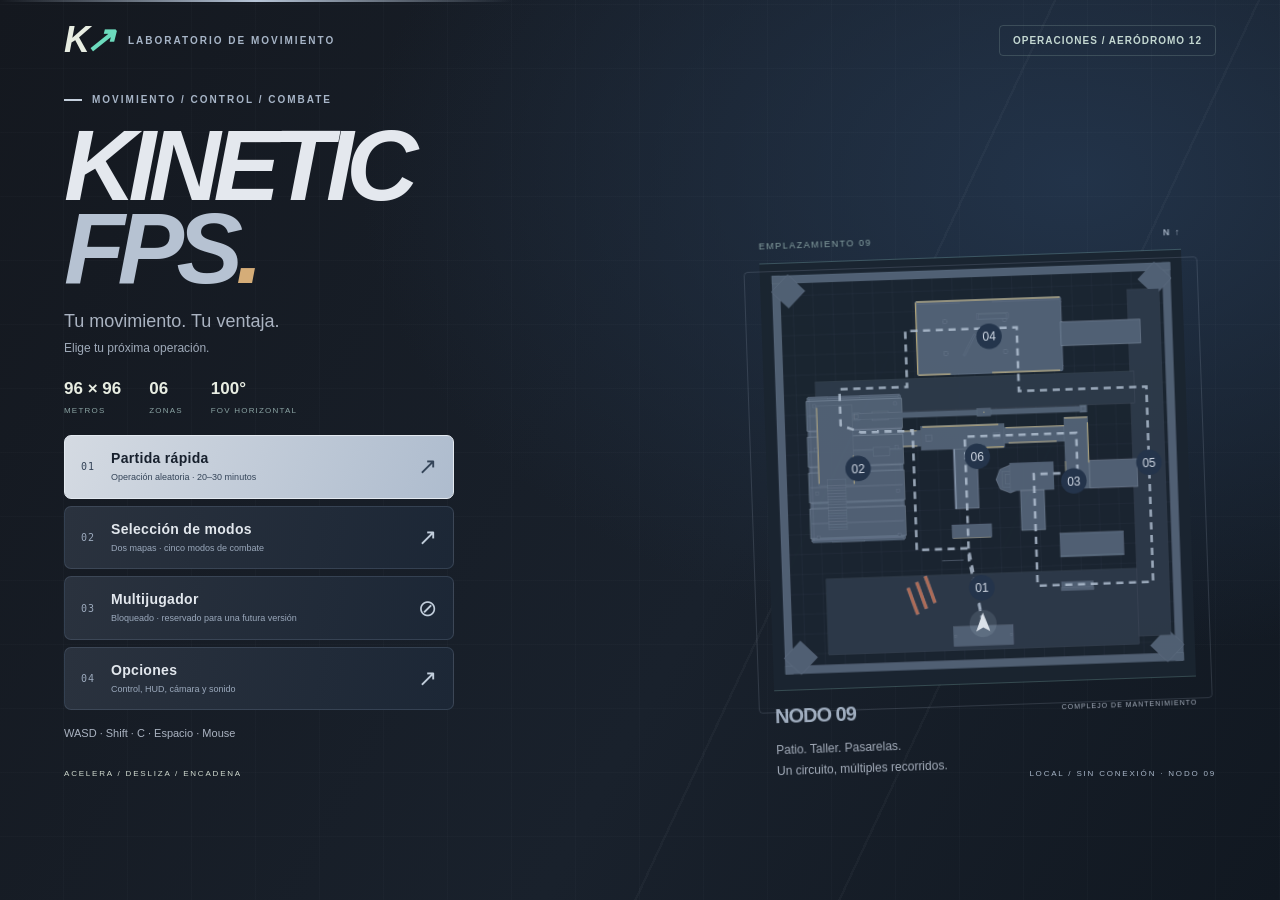
<file: index.html>
<!doctype html>
<html lang="es">
<head>
  <meta charset="utf-8">
  <meta name="viewport" content="width=device-width,initial-scale=1,maximum-scale=1,user-scalable=no,viewport-fit=cover">
  <meta name="theme-color" content="#182a30">
  <meta name="apple-mobile-web-app-capable" content="yes">
  <meta name="apple-mobile-web-app-status-bar-style" content="black-translucent">
  <meta name="description" content="KINETIC FPS. Un laboratorio jugable de movimiento en un complejo industrial de 96 × 96 metros.">
  <title>KINETIC FPS · NODO 09</title>
  <link rel="manifest" href="kinetik.webmanifest">
  <link rel="icon" href="icon.svg" type="image/svg+xml">
  <link rel="stylesheet" href="style.css">
  <link rel="stylesheet" href="interface.css">
  <link rel="stylesheet" href="airfield.css">
  <link rel="stylesheet" href="operation.css">
  <link rel="stylesheet" href="visor.css">
  <link rel="stylesheet" href="loadout.css">
  <link rel="stylesheet" href="squad.css">
</head>
<body>
  <canvas id="rc-underlay" hidden aria-hidden="true"></canvas>
  <canvas id="game" aria-label="Escenario tridimensional KINETIC FPS"></canvas>
  <canvas id="hud-backdrop" hidden aria-hidden="true"></canvas>
  <div id="scene-feedback" aria-hidden="true"><div id="prop-haze"></div><div id="damage-feedback"></div><div id="heal-feedback"></div><div id="burn-feedback"></div><div id="gas-feedback"></div><div id="death-black"></div><div id="death-red"></div></div>
  <div id="atomic-overlay" hidden aria-hidden="true"></div><div id="atomic-death" hidden><strong></strong><small>EXPOSICIÓN CRÍTICA · FIN DE LA OPERACIÓN</small></div>
  <div id="load-status">Construyendo NODO 09<span></span></div>
  <div id="hud" hidden>
    <button id="optic-step" data-action="scope-zoom" aria-label="Cambiar aumento del francotirador" hidden>1.5×</button>
    <div class="location" hidden><span class="live-dot"></span><b>NODO 09</b><span id="zone">01 · PATIO</span></div>
    <div class="hud-actions"><button id="map-button" aria-label="Abrir mapa">MAPA</button><button id="settings-button" aria-label="Abrir ajustes">AJUSTES <span>Ⅱ</span></button></div>
    <div id="combat-medal" hidden role="status"><div class="medal-card"><span class="medal-icon"></span><b></b><small></small></div></div><div id="combat-chain" hidden><span class="chain-ghost"></span><span class="chain-live"></span><small>ENCADENADAS</small></div><div id="atomic-alert" hidden><span>PROTOCOLO ATÓMICO</span><b>20</b></div><button id="slot-atomic" class="field-slot" data-action="atomic" hidden aria-label="Activar bomba atómica y finalizar la partida"><svg viewBox="0 0 48 48" aria-hidden="true"><path d="M24 22v4m-2-2h4M8 24c0-7 32-7 32 0S8 31 8 24Zm8-14c6-4 22 24 16 28S10 14 16 10Zm16 0c6 4-10 32-16 28S26 6 32 10Z"/></svg><b>ATÓMICA</b><small>ACTIVAR · K</small></button>
    <div id="reticle" aria-hidden="true"><i></i><i></i><i></i><i></i><b></b></div>
    <div id="squad-pings" aria-hidden="true"></div><div id="damage-numbers" aria-hidden="true"></div><div id="damage-direction" aria-hidden="true"></div><div id="objective-markers" aria-hidden="true"></div><div id="objective-panel" hidden><div><b></b><span></span><i><em></em></i></div><div><b></b><span></span><i><em></em></i></div><div><b></b><span></span><i><em></em></i></div><div><b></b><span></span><i><em></em></i></div></div><div id="objective-notice" hidden role="status"><strong></strong><span></span></div><div id="hitmarker" aria-hidden="true">×</div>
    <div class="weapon-info"><span><span id="weapon-name">K-09</span> <small id="fire-mode">/ AUTO</small></span><strong id="ammo">40</strong><div><span id="ammo-status">/ 40</span> · IMPACTOS <b id="hits">00</b><i id="reload-progress"></i></div><button id="auto-reload" aria-pressed="true">AUTO RECARGA: ON</button></div>
    <div id="health-bar" class="vital-bar"><span>VIDA</span><b id="health-value">100</b><i><em id="health-fill"></em></i></div><div id="shield-bar" class="vital-bar"><span>ESCUDO</span><b id="shield-value">100</b><i><em id="shield-fill"></em></i></div><div id="score-bar"><span id="score-label-blue">AZUL</span> <b id="score-blue">0</b><span> / </span><span id="score-label-red">ROJO</span> <b id="score-red">0</b></div><div id="match-status">ENTRENAMIENTO</div><div id="death-feedback" hidden><strong id="death-title"></strong><span id="death-countdown"></span></div><div id="ally-indicators"></div><div id="kill-feed" aria-label="Bajas recientes"></div>
<div id="consume-progress" hidden><span id="consume-label"></span><i><b id="consume-fill"></b></i></div>
<button id="crate-interact" hidden aria-label="Mantén para abrir la caja" aria-valuenow="0"><svg viewBox="0 0 64 64"><circle class="interact-track" cx="32" cy="32" r="28"/><circle class="interact-progress" cx="32" cy="32" r="28" pathLength="100"/></svg><b>✦</b><small>ABRIR · E</small></button><div id="chain-hint">SPRINT <span>→</span> DESLIZA <span>→</span> SALTA</div>
    <div id="minimap"><canvas id="minimap-canvas" aria-label="Minimapa de NODO 09"></canvas><span>N / 09</span></div><div id="weapon-slots" aria-label="Armas de fuego"><button id="slot-rifle" data-action="slot1" class="selected"><img alt="K-09"><b>K-09</b><small>2</small></button><button id="slot-shotgun" data-action="slot2"><img alt="S-07"><b>S-07</b><small>3</small></button><button id="slot-pistol" data-action="slot3" aria-label="Pistola P-12"><img alt=""><b>P-12</b><small>6</small></button><button id="slot-sniper" data-action="slot4" aria-label="Francotirador L-04"><img alt=""><b>L-04</b><small>7</small></button></div><button id="slot-knife" class="field-slot" data-action="slot0" aria-label="FILO"><img alt="FILO"><b>FILO</b></button><button id="slot-grenade" class="field-slot" data-action="equip-grenade" aria-label="GRANADA"><img alt="GRANADA"><b>GRANADA</b><span class="quantity">×0</span></button><button id="slot-molotov" class="field-slot" data-action="equip-molotov" aria-label="MOLOTOV"><img alt="MOLOTOV"><b>MOLOTOV</b><span class="quantity">×0</span></button><button id="slot-gas" class="field-slot" data-action="equip-gas" aria-label="N-09"><img alt="N-09"><b>N-09</b><span class="quantity">×0</span></button><button id="slot-antidote" class="field-slot" data-action="antidote" aria-label="ANTÍDOTO"><img alt="ANTÍDOTO"><b>ANTÍDOTO</b><span class="quantity">×0</span></button><button id="slot-rocket" class="field-slot" data-action="equip-rocket" hidden aria-label="Equipar lanzacohetes R-12"><img alt="Lanzacohetes R-12"><b>R-12</b><span class="quantity">×0</span></button><button id="slot-airstrike" class="field-slot" data-action="airstrike" hidden aria-label="Marcar tres objetivos para apoyo aéreo"><svg viewBox="0 0 60 60" aria-hidden="true"><path fill="currentColor" d="M30 3l3 21 22 12v5l-22-5-1 13 7 6v3l-9-3-9 3v-3l7-6-1-13-22 5v-5l22-12Z"/></svg><b>APOYO AÉREO</b><span class="quantity">×0</span></button><button id="slot-rc" class="field-slot" data-action="rc" hidden aria-label="Desplegar RC explosivo"><img alt="RC explosivo"><b>RC · RACHA</b><span class="quantity">×0</span></button><div id="consumable-slots" aria-label="Consumibles"><button id="use-bandage" data-action="bandage" hidden><span>✚</span><b>0</b><small>VENDAJE</small></button><button id="use-mini" data-action="mini" hidden><span>▱</span><b>0</b><small>MINI</small></button></div><div id="ping-readout" hidden></div><div id="toast" role="status"></div>
  </div>
  <div id="optic-mask" aria-hidden="true" hidden><div class="optic-glass"><i></i></div></div>
  <div id="touch-controls" aria-label="Controles táctiles" hidden>
    <div id="look-area" aria-label="Arrastra para mirar"></div>
    <div id="joystick" aria-label="Joystick de movimiento"><span class="stick-ring"></span><span id="stick"></span></div>
    <button type="button" class="touch-button inspect-button" data-action="inspect" aria-label="Inspeccionar arma"><svg viewBox="0 0 32 32"><path d="M3 16s5-8 13-8 13 8 13 8-5 8-13 8S3 16 3 16Z"/><circle cx="16" cy="16" r="3.6"/></svg><small>INSPECCIÓN</small></button>
    <button class="touch-button sprint-button" data-action="sprint" aria-label="Activar sprint"><svg viewBox="0 0 32 32"><path d="m8 26 7-9-5-5 5-5 5 5 6 1M15 17l7 5-1 6M6 19l5-6"/><circle cx="21" cy="5" r="2"/></svg><small>SPRINT</small></button>
    <button class="touch-button aim-button" data-action="aim" aria-label="Apuntar"><svg viewBox="0 0 32 32"><circle cx="16" cy="16" r="8"/><path d="M16 2v8m0 12v8M2 16h8m12 0h8"/></svg></button>
    <button class="touch-button fire-button" data-action="fire" aria-label="Disparar y arrastrar para mirar"><svg viewBox="0 0 32 32"><circle cx="16" cy="16" r="11"/><circle cx="16" cy="16" r="4"/><path d="M16 1v6m0 18v6M1 16h6m18 0h6"/></svg></button>
    <button class="touch-button jump-button" data-action="jump" aria-label="Saltar"><svg viewBox="0 0 32 32"><path d="M16 26V6M7 15l9-9 9 9M6 28h20"/></svg><small>SALTO</small></button>
    <button class="touch-button slide-button" data-action="slide" aria-label="Deslizarse o agacharse"><svg viewBox="0 0 32 32"><path d="m6 22 10-5 8 7h5M16 17l3-8 6 3M3 27h18M3 21h4"/><circle cx="20" cy="5" r="2"/></svg><small>DESLIZA</small></button>
    <button class="touch-button reload-button" data-action="reload" aria-label="Recargar"><b>↻</b><small>RECARGA</small></button>
    <button class="touch-button ping-button" data-action="ping" aria-label="Colocar marcador"><b>◇</b><small>PING</small></button>
    <button class="touch-button assist-button" data-action="assist" aria-label="Alternar asistencia"><b>⊕</b><small>AYUDA</small></button>
    <button class="touch-button auto-fire-button" data-action="autofire" aria-label="Alternar autodisparo ADS" aria-pressed="false"><b>⊙</b><small>AUTO OFF</small></button>
    <button class="touch-button mode-button" data-action="mode" aria-label="Modo de disparo"><b>≋</b><small>MODO</small></button>
  </div>
  <div id="rc-monitor" hidden aria-hidden="true"><div class="rc-bezel"><canvas id="rc-noise" aria-hidden="true"></canvas><header><span><i></i> UNIDAD / 09</span><b id="rc-status">RC / ENLACE ACTIVO</b><span id="rc-time">20.0 s</span></header><i class="rc-corner tl"></i><i class="rc-corner tr"></i><i class="rc-corner bl"></i><i class="rc-corner br"></i><div class="rc-crosshair">＋</div><div id="rc-signal-lost" hidden><strong>SEÑAL PERDIDA</strong><small>CERRANDO ENLACE</small></div><footer><span>WASD / JOYSTICK · MOVER</span><span>ESPACIO · SALTO / SHIFT · TURBO / DISPARO · DETONAR</span><i><b id="rc-battery"></b></i></footer></div></div>
  <section id="strike-panel" hidden aria-label="Designador de ataque aéreo"><div class="strike-console"><header><small>ENLACE TÁCTICO / APOYO AÉREO</small><b>Designa tres objetivos</b><span id="strike-count">0 / 3 OBJETIVOS MARCADOS</span></header><div class="strike-map-wrap"><canvas id="strike-map" aria-label="Toca tres ubicaciones en el mapa"></canvas><i>N ↑</i></div><footer><p>Enemigos en tiempo real · aliados ocultos. Toca tres puntos. Tu personaje permanece expuesto.</p><div><button id="strike-cancel" class="secondary">Cancelar</button><button id="strike-undo" class="secondary">Deshacer</button><button id="strike-confirm" class="primary" disabled>CONFIRMAR ATAQUE</button></div></footer></div></section>
  <div id="round-start" hidden role="status"><span>PREPARANDO EQUIPOS · 10 S</span><b>0</b><strong>ESPERA</strong></div>
  <div id="deployment-curtain" hidden aria-hidden="true"><small>NODO 09 / CONECTANDO</small><b>ENTRANDO EN OPERACIÓN</b><i></i></div>
  <div id="hud-editor" hidden><button id="hud-collapse" aria-label="Plegar o desplegar barra HUD" aria-expanded="true">⌃</button><div class="editor-heading"><b>HUD <select id="hud-selection" aria-label="Control seleccionado"></select><button id="hud-move" title="Arrastra para mover el control seleccionado" aria-label="Arrastrar control seleccionado">✥</button></b><small>REFERENCIA ESTÁTICA · CONTROLES REALES</small></div><label class="arsenal-toggle"><input id="hud-unify-arsenal" type="checkbox" checked> Unificar arsenal</label><label>Tamaño <input id="hud-size" type="range" min="55" max="160" value="100"><output id="hud-size-value">100%</output></label><label>Opacidad <input id="hud-opacity" type="range" min="0" max="100" value="100"><output id="hud-opacity-value">100%</output></label><div class="editor-actions"><button id="hud-preview">Vista previa</button><button id="hud-defaults">Restaurar</button><button id="hud-cancel">Cancelar</button><button id="hud-save">Guardar</button></div></div>
  <main id="welcome" class="screen">
    <div class="intro-top"><span class="wordmark">K<span>↗︎</span></span><span>LABORATORIO DE MOVIMIENTO</span><span class="build-tag">OPERACIONES / AERÓDROMO 12</span></div>
    <div class="intro-content">
      <div class="eyebrow"><span></span> MOVIMIENTO / CONTROL / COMBATE</div>
      <h1>KINETIC<span>FPS<span class="title-dot">.</span></span></h1>
      <p class="intro-copy">Tu movimiento. Tu ventaja.<br><span>Elige tu próxima operación.</span></p>
      <div class="intro-stats"><span><b>96 × 96</b> METROS</span><span><b>06</b> ZONAS</span><span><b>100°</b> FOV HORIZONTAL</span></div>
      <div class="home-actions">
       <button id="start" class="home-action featured" disabled><span class="menu-index">01</span><span><b>Partida rápida</b><small>Operación aleatoria · 20–30 minutos</small></span><i>↗︎</i></button>
       <button id="configure-match" class="home-action"><span class="menu-index">02</span><span><b>Selección de modos</b><small>Dos mapas · cinco modos de combate</small></span><i>↗︎</i></button>
       <button class="home-action locked" disabled aria-label="Multijugador bloqueado"><span class="menu-index">03</span><span><b>Multijugador</b><small>Bloqueado · reservado para una futura versión</small></span><i>⊘</i></button>
       <button id="home-options" class="home-action"><span class="menu-index">04</span><span><b>Opciones</b><small>Control, HUD, cámara y sonido</small></span><i>↗︎</i></button>
      </div><p id="start-help" class="muted">WASD · Shift · C · Espacio · Mouse</p>
      <p class="rotate-tip">↻ Juega con el teléfono en horizontal.</p>
    </div>
    <div class="intro-map"><div class="map-heading"><span>EMPLAZAMIENTO 09</span><b>N ↑</b></div><div id="welcome-map" class="plan"></div><div class="map-caption"><b>NODO 09</b><span>COMPLEJO DE MANTENIMIENTO</span></div><p>Patio. Taller. Pasarelas.<br>Un circuito, múltiples recorridos.</p></div>
    <footer class="intro-footer"><span>ACELERA / DESLIZA / ENCADENA</span><span>LOCAL / SIN CONEXIÓN · NODO 09</span></footer>
  </main>
  <section id="pause" class="screen pause-screen" hidden aria-label="Pausa y ajustes">
    <div class="panel">
      <header class="panel-header"><div><span class="eyebrow">KINETIC / LAB 01</span><h2 id="settings-heading">Centro de operaciones.</h2></div><div class="panel-nav"><button id="options-home" class="secondary">← Inicio</button><button id="resume" class="primary">CONTINUAR <span>↗︎</span></button></div></header>
      <nav class="tabs"><button data-tab="settings" class="active">Ajustes</button><button data-tab="map">Recorrido</button><button data-tab="controls">Controles</button><button data-tab="reticle">Retícula</button><button data-tab="match">Partida</button><button data-tab="audio">Audio</button><button data-tab="personalization">Personalización</button></nav>
      <div id="tab-settings" class="tab-content"><div class="settings-note">Los cambios se aplican a la simulación y se guardan en este navegador.</div><section class="configuration-transfer"><div><b>Tu configuración, contigo.</b><p>Guarda controles, posiciones, opacidad, sensibilidad, cámara, sonido y ajustes de partida en un archivo reutilizable.</p></div><div class="configuration-actions"><button id="export-configuration" class="primary">Exportar ajustes ↓</button><button id="import-configuration" class="secondary">Importar ajustes ↑</button><input id="configuration-file" type="file" accept=".json,application/json" hidden></div><p id="configuration-status" role="status">Compatible con las siguientes actualizaciones: los nuevos controles conservan sus valores por defecto.</p></section><div id="sliders" class="settings-grid"></div><div class="switches"><label><input type="checkbox" id="autoSprint"> Sprint automático</label><label><input type="checkbox" id="contextualSlide"> Deslizamiento contextual táctil</label><label><input type="checkbox" id="autoResolution"> Resolución adaptativa</label><label><input type="checkbox" id="sound"> Sonido</label></div><div class="panel-bottom"><button id="defaults" class="secondary">Restaurar valores</button><span id="render-stats">Física · 120 Hz</span></div></div>
      <div id="tab-map" class="tab-content" hidden><div class="map-picker"><label>Seleccionar mapa<select id="map-select"><option value="nodo09">NODO 09 · Complejo industrial</option><option value="airport">AERÓDROMO 12 · Terminal y plataforma</option></select></label><button id="map-play" class="primary">JUGAR EN ESTE MAPA ↗</button><p>La selección se aplicará al iniciar una nueva partida. Conserva los ajustes de modo, duración y bots.</p></div><div class="map-layout"><div id="pause-map" class="plan"></div><div class="map-description"><h3>NODO 09</h3><p>Un complejo compacto con rutas que se cruzan a distintas alturas.</p><ol><li><b>Patio:</b> acelera y cruza el paso bajo.</li><li><b>Taller:</b> sube las escaleras a la pasarela.</li><li><b>Terrazas:</b> enlaza rampa, salto y descenso.</li><li><b>Control:</b> atraviesa el interior o sube a la cubierta.</li><li><b>Vía rápida:</b> prueba tu velocidad en la recta este.</li><li><b>Transferencia:</b> cambia de ruta desde el centro.</li></ol><button id="reset-position" class="secondary">Volver al punto inicial</button></div></div></div>
      <div id="tab-controls" class="tab-content" hidden><div class="controls-tools"><button id="customize-hud" class="primary">Personalizar HUD <span>↗︎</span></button><button id="reset-targets" class="secondary">Reiniciar partida</button></div><h3 class="section-label">01 / Sensibilidad</h3><p class="settings-note">Teclado · 6 equipa la P-12. 7 equipa el L-04. Pulsa Z al apuntar para cambiar el aumento.</p><div id="look-settings" class="settings-grid"></div><h3 class="section-label">02 / Asistencia</h3><div id="assist-settings" class="settings-grid"></div><div class="switches"><label class="featured-switch"><input id="fireADS" type="checkbox"> Activar mira al mantener presionado botón de acción/disparo</label><label><input id="invertY" type="checkbox"> Invertir eje vertical</label><label><input id="assist" type="checkbox"> Asistencia de apuntado</label><label><input id="assistMouse" type="checkbox"> Asistencia también con mouse</label><label><input id="assistTracking" type="checkbox"> Seguimiento continuo en ADS</label><label><input id="autoInteract" type="checkbox"> Abrir cajas al mantenerlas en la mira</label><label><input id="mapRotate" type="checkbox"> Minimapa según jugador</label></div><div class="reticle-options"><label>Forma del minimapa <select id="mapShape"><option value="square">Cuadrado</option><option value="circle">Circular</option></select></label></div><div class="controls-grid"><div><h3>Teclado + mouse</h3><p><kbd>WASD</kbd> Movimiento <br><kbd>Shift</kbd> Sprint <br><kbd>Alt</kbd> Caminar <br><kbd>C / Ctrl</kbd> Deslizar al correr; mantener para agacharse<br><kbd>Espacio</kbd> Salto / slide jump<br><kbd>Click izq.</kbd> Disparar <br><kbd>Click der.</kbd> Apuntar<br><kbd>Esc / P</kbd> Pausa <br><kbd>I</kbd> Inspeccionar arma<br><kbd>R</kbd> Recargar<br><kbd>1 / 2 / 3</kbd> Cuchillo / K-09 / escopeta<br><kbd>Q</kbd> Marcador<br><kbd>B</kbd> Modo K-09 / S-07<br><kbd>H</kbd> Asistencia<br><kbd>F</kbd> Autodisparo ADS<br><kbd>E</kbd> Mantener para abrir caja<br><kbd>G / T / N</kbd> Granada / Molotov / gas<br><kbd>V</kbd> Antídoto<br><kbd>U</kbd> Equipar R-12 (recogido en caja)<br><kbd>X</kbd> Desplegar RC (cada 10 bajas)<br><kbd>J</kbd> Apoyo aéreo (cada 20 bajas)<br><kbd>K</kbd> Operación atómica (41 bajas + usar RC, apoyo y R-12)<br><kbd>4 / 5</kbd> Vendaje / miniescudo<br><kbd>Inicio</kbd> Reiniciar posición</p></div><div><h3>Pantalla táctil</h3><p>Joystick izquierdo para moverte. Arrastra la zona derecha para mirar.</p><p><b>SPRINT</b> y <b>apuntado</b> se activan con un toque. <b>DESLIZA</b> en el aire baja rápidamente y prepara el deslizamiento al aterrizar; en el suelo usa el impulso al correr; a baja velocidad alterna agachado. <b>SALTO</b> permite salir del deslizamiento.</p><p>Con un lanzable equipado, toca <b>APUNTAR</b> para alternar la trayectoria. Mantén <b>DISPARAR</b>, arrastra para orientar el tiro y suelta para lanzar; también funciona sin activar APUNTAR. Subir o bajar la mirada cambia el alcance. El antídoto cura la intoxicación al tocar su casilla. Puedes arrastrar el botón de disparo para apuntar mientras disparas. Activa sprint automático para liberar un dedo.</p><p class="muted">Autodisparo: activa AUTO y apunta con ADS a un enemigo visible. El seguimiento continuo ADS acompaña al enemigo visible; apartar la mira conserva tu control. Puedes desactivarlo o cambiar su intensidad y alcance. Mantén ABRIR junto a una caja; toca el contador de balas para recargar. El apuntado es inmediato; los efectos del arma no alteran el rayo de disparo. Intensidad de cámara 0 desactiva balanceo, inclinación y aterrizaje visual.</p></div></div></div>
      <div id="tab-match" class="tab-content" hidden>
 <div class="mode-heading"><span class="eyebrow">ELIGE TU OPERACIÓN</span><h3>Dos mapas. Distintos objetivos.</h3><p>Combate local con bots. Configura tu siguiente partida.</p></div>
 <div id="mode-cards" class="mode-cards">
  <button data-pick-mode="training"><i>↗︎</i><small>01 / LIBRE</small><b>Entrenamiento</b><span>Domina el movimiento a tu ritmo.</span></button>
  <button data-pick-mode="ffa"><i>◎</i><small>02 / INDIVIDUAL</small><b>Todos contra todos</b><span>Cada encuentro es un duelo.</span></button>
  <button data-pick-mode="tdm"><i>≋</i><small>03 / EQUIPOS</small><b>Rojo vs. azul</b><span>Avanza, protege y suma bajas.</span></button>
  <button data-pick-mode="ctf"><i>⚑</i><small>04 / EXTRACCIÓN</small><b>Captura la Bandera</b><span>Roba. Regresa. Defiende tu base.</span></button>
  <button data-pick-mode="confirmed"><i>★</i><small>06 / CONFIRMACIÓN</small><b>Baja confirmada</b><span>Recoge estrellas enemigas. Recupera las de tu equipo.</span></button>
  <button data-pick-mode="domination"><i>◇</i><small>05 / CONTROL</small><b>Dominación</b><span>Cuatro zonas. Mantén la ventaja.</span></button>
 </div><div id="match-config" hidden>
 <div class="match-form">
 <label>Mapa<select id="match-map"><option value="nodo09">NODO 09</option><option value="airport">AERÓDROMO 12</option></select></label><label>Modo<select id="match-mode"><option value="training">Entrenamiento</option><option value="ffa">Todos contra todos</option><option value="tdm">Rojo vs. azul</option><option value="ctf">Captura la Bandera</option><option value="domination">Dominación</option><option value="confirmed">Baja confirmada</option></select></label>
 <label>Soldados <output id="bot-count-label">4</output><input id="match-bots" type="range" min="1" max="20" value="4"></label>
 <label>Dificultad<select id="match-difficulty"><option value="recruit">Recluta</option><option value="easy">Fácil</option><option value="normal" selected>Normal</option><option value="hard">Difícil</option><option value="veteran">Veterano</option><option value="expert">Experto</option><option value="elite">Élite</option></select></label>
 <label>Tu equipo<select id="match-team"><option value="blue">Azul</option><option value="red">Rojo</option></select></label>
 <label>Duración<select id="match-minutes"><option value="3">3 min</option><option value="5">5 min</option><option value="10">10 min</option><option value="15" selected>15 min</option><option value="20">20 min</option><option value="30">30 min</option><option value="45">45 min</option><option value="60">60 min</option><option value="90">90 min</option><option value="120">120 min</option><option value="180">180 min</option><option value="240">240 min</option><option value="0">Sin límite</option></select></label>
 <label id="elimination-limit-field">Límite de eliminaciones<select id="match-limit"><option value="15">15</option><option value="30">30</option><option value="50">50</option><option value="75">75</option><option value="100" selected>100</option><option value="150">150</option><option value="200">200</option><option value="300">300</option><option value="500">500</option><option value="750">750</option><option value="1000">1000</option><option value="1500">1500</option><option value="2000">2000</option></select></label>
 <label id="capture-limit-field" hidden>Límite de capturas<select id="match-captureLimit"><option value="1">1</option><option value="3">3</option><option value="5">5</option><option value="10" selected>10</option><option value="15">15</option><option value="20">20</option><option value="30">30</option><option value="50">50</option><option value="75">75</option><option value="100">100</option></select></label><label id="domination-limit-field" hidden>Límite de puntos<select id="match-dominationLimit"><option value="100">100</option><option value="200">200</option><option value="500" selected>500</option><option value="750">750</option><option value="1000">1000</option><option value="1500">1500</option><option value="2000">2000</option><option value="3000">3000</option><option value="4000">4000</option><option value="5000">5000</option></select></label><label>Calidad de IA<select id="match-quality"><option value="adaptive">Adaptativa</option><option value="high">Alta</option><option value="low">Ahorro de CPU</option></select></label>
 <label>Ambiente<select id="match-environment"><option value="day">Día</option><option value="night">Noche estrellada</option></select></label>
 <label>Regeneración de cajas<select id="match-crateSeconds"><option value="15">15 s</option><option value="20">20 s</option><option value="25">25 s</option><option value="30">30 s</option><option value="35" selected>35 s</option><option value="36">36 s</option><option value="40">40 s</option><option value="45">45 s</option><option value="50">50 s</option><option value="55">55 s</option><option value="60">60 s</option></select></label>
 </div><p id="bot-warning" class="settings-note">4 bots · Perfiles y percepción activos.</p>
 <div class="match-actions"><button id="begin-match" class="primary">INICIAR PARTIDA ↗</button><button id="restart-match" class="secondary">Reiniciar</button><button id="return-menu" class="secondary">Volver al menú</button></div>
 <p class="settings-note">Entrenamiento no tiene límite de tiempo. Rojo vs. azul: daño aliado desactivado. Bandera: devuelve la enemiga con la tuya en base. Dominación: neutraliza y controla zonas; cada zona da 1 punto/s. Protección al reaparecer: 2.2 s. Reserva de munición: K-09 (360), S-07 (56), P-12 (96) y L-04 (24).</p>
 </div></div><div id="tab-audio" class="tab-content" hidden><h3>Sonido espacial</h3><p class="settings-note">Volúmenes independientes. Los disparos y pasos lejanos se atenúan; máximo 14 voces simultáneas.</p><div id="audio-settings" class="settings-grid"></div></div>
<div id="tab-personalization" class="tab-content" hidden><div class="visor-entry"><div><h3>Editor de visor</h3><p>Dibuja el visor LED de tu casco y de tus bots.</p></div><button id="open-visor" class="primary" type="button">Abrir editor de visor ↗</button></div><div class="visor-entry"><div><h3>Llaveros LED</h3><p>Diseña el panel de cada arma y asígnalo a tus personajes.</p></div><button id="open-charms" class="primary" type="button">Editar llaveros ↗</button></div></div>
<div id="tab-reticle" class="tab-content" hidden><p class="settings-note">Retícula centrada en el rayo real. La expansión muestra el cono de dispersión del arma equipada.</p><div class="reticle-options"><label>Diseño <select id="reticleStyle"><option value="dot">Punto</option><option value="cross">Cruz fina</option><option value="segments">Cuatro segmentos</option><option value="crossdot">Cruz y punto</option><option value="circle">Círculo fino</option><option value="square">Cuadrado abierto</option><option value="dynamic">Dinámica</option></select></label><label>Postura al apuntar <select id="cantedADS"><option value="normal">Normal</option><option value="left">Ladeada a la izquierda</option><option value="right">Ladeada a la derecha</option></select></label><label>Mira física K-09 <select id="sightShape"><option value="square">Cuadrada</option><option value="circle">Circular</option></select></label><label>Color <input id="reticleColor" type="color"></label></div><div id="reticle-settings" class="settings-grid"></div><div class="switches"><label><input id="reticleDot" type="checkbox"> Punto central</label><label><input id="reticleDynamic" type="checkbox"> Expansión según dispersión real</label></div><div class="reticle-preview" id="reticle-preview"></div><button id="reset-v2-settings" class="secondary">Restaurar controles y retícula</button></div>
    </div>
  </section>
  <section id="match-verdict" role="dialog" aria-modal="true" aria-labelledby="verdict-finished" tabindex="-1" hidden>
    <div class="verdict-vignette" aria-hidden="true"></div>
    <strong id="verdict-finished">FIN DE LA PARTIDA</strong>
    <div class="verdict-copy">
      <div class="verdict-heading"><span class="verdict-halo" aria-hidden="true"></span><h2 id="verdict-title"></h2></div>
      <p id="verdict-phrase"></p>
    </div>
    <div class="verdict-black" aria-hidden="true"></div>
  </section>
  <section id="squad-presentation" role="dialog" aria-modal="true" aria-labelledby="squad-outcome" hidden>
    <header class="squad-heading"><div><span class="squad-location"></span><h2 id="squad-outcome"></h2></div><p class="squad-score"></p></header>
    <div class="squad-plot" aria-hidden="true"></div>
    <ul class="squad-names" aria-label="Participantes de la presentación"></ul>
    <div class="squad-actions"><time aria-hidden="true"></time><button type="button">Continuar</button></div>
  </section>
  <section id="match-result" class="screen" hidden><div class="panel"><span class="eyebrow">NODO 09 / RESULTADO</span><h2 id="result-title"></h2><div id="result-scores"></div><div id="result-medals" aria-label="Medallas conseguidas"></div><button id="result-restart" class="primary">VOLVER A JUGAR ↗</button><button id="result-menu" class="secondary">Menú de partida</button></div></section><div id="fatal" hidden role="alert"><h2>No se pudo iniciar WebGL.</h2><p id="fatal-text"></p><button onclick="location.reload()">Volver a intentar</button></div>
  <noscript>Este prototipo necesita JavaScript activado.</noscript>
  <script type="module">
    const installed = navigator.standalone === true || matchMedia('(display-mode: standalone)').matches || matchMedia('(display-mode: fullscreen)').matches;
    const phone = matchMedia('(pointer: coarse)').matches && Math.min(screen.width,screen.height) <= 720;
    if (window.top === window.self && (installed || phone)) {
      const shell = new URL('./standalone.html', location.href);
      shell.search = location.search; shell.hash = location.hash;
      location.replace(shell.href);
    } else import('./game.js').catch(error=>{
      document.getElementById('load-status').hidden=true;
      document.getElementById('fatal').hidden=false;
      document.getElementById('fatal-text').textContent='No se pudieron cargar los módulos. Sube todos los archivos juntos y abre la dirección HTTPS de GitHub Pages. '+error.message;
    });
  </script>
</body>
</html>
</file>
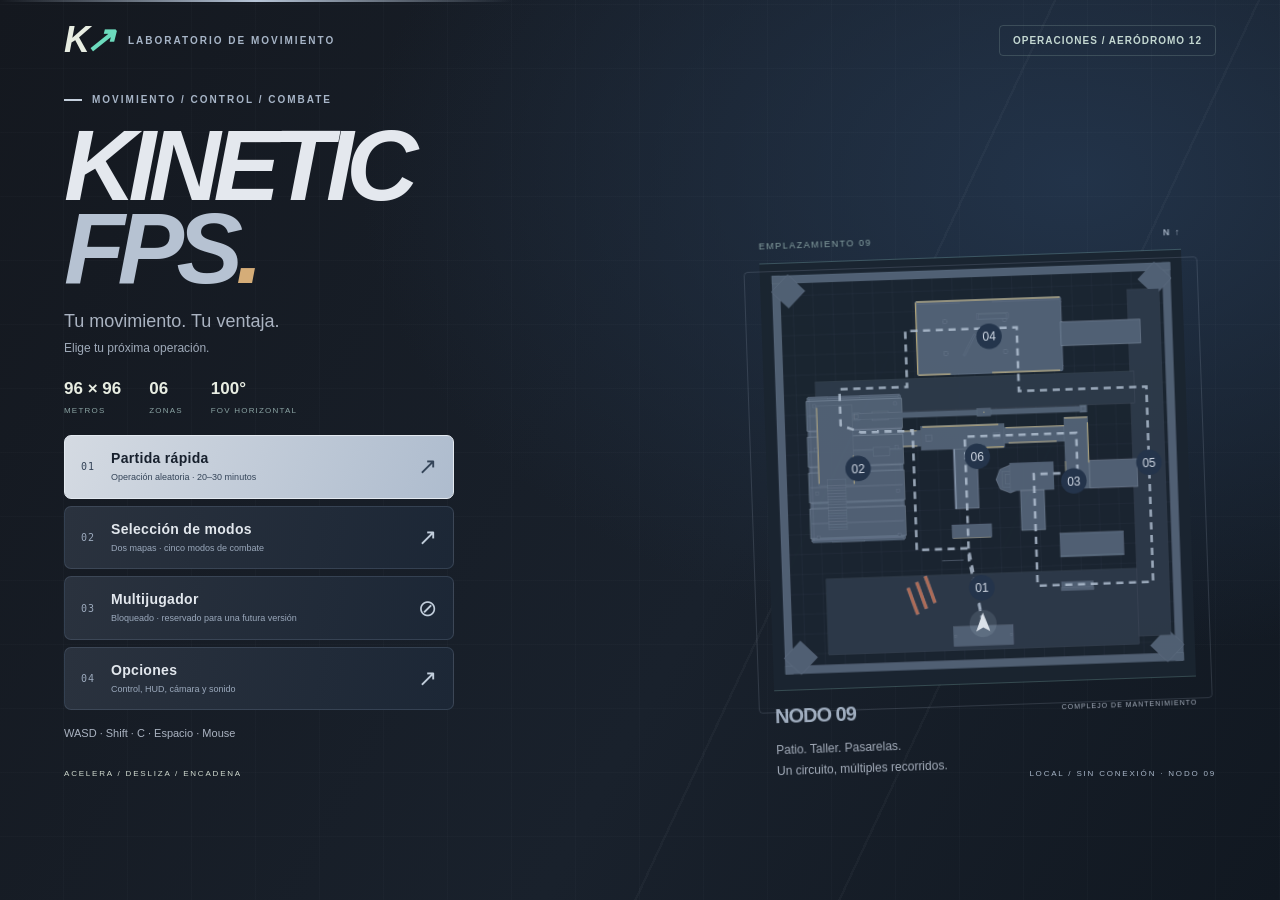
<file: standalone.html>
<!doctype html>
<html lang="es"><head>
<meta charset="utf-8">
<meta name="viewport" content="width=device-width,initial-scale=1,maximum-scale=1,user-scalable=no,viewport-fit=cover">
<meta name="apple-mobile-web-app-capable" content="yes">
<meta name="apple-mobile-web-app-status-bar-style" content="black-translucent">
<meta name="theme-color" content="#182a30">
<link rel="manifest" href="kinetik.webmanifest">
<link rel="icon" href="icon.svg">
<title>KINEtiK FPS · NODO 09</title>
<style>
:root { --surface-width: 100vw; --surface-height: 100vh; }
@supports (width: 100dvw) and (height: 100dvh) {
  :root { --surface-width: 100dvw; --surface-height: 100dvh; }
}
html, body { width: 100%; height: 100%; margin: 0; overflow: hidden; background: #101824; }
#game-frame {
  position: absolute; left: 0; top: 0; display: block; border: 0; padding: 0;
  width: var(--surface-width); height: var(--surface-height); color-scheme: dark;
}
@media (orientation: portrait) {
  #game-frame {
    left: var(--surface-width); width: var(--surface-height); height: var(--surface-width);
    transform-origin: top left; transform: rotate(90deg);
  }
}
.device-inset { position: absolute; top: 0; left: 0; visibility: hidden; pointer-events: none; }
#inset-start { width: env(safe-area-inset-left, 0px); height: env(safe-area-inset-top, 0px); }
#inset-end { width: env(safe-area-inset-right, 0px); height: env(safe-area-inset-bottom, 0px); }
</style></head><body>
<iframe id="game-frame" title="KINEtiK FPS" allow="autoplay; fullscreen" allowfullscreen></iframe>
<i id="inset-start" class="device-inset" aria-hidden="true"></i>
<i id="inset-end" class="device-inset" aria-hidden="true"></i>
<script>
  const frame = document.getElementById('game-frame');
  const startInset = document.getElementById('inset-start');
  const endInset = document.getElementById('inset-end');
  const portrait = matchMedia('(orientation: portrait)');
  const dynamicUnits = window.CSS?.supports('(width: 100dvw) and (height: 100dvh)');
  const sides = ['top', 'right', 'bottom', 'left'];
  let pending = false;

  function updateLayout() {
    pending = false;
    if (!dynamicUnits) {
      const viewport = window.visualViewport;
      const unzoomed = viewport && viewport.scale === 1;
      const w = unzoomed ? viewport.width : window.innerWidth;
      const h = unzoomed ? viewport.height : window.innerHeight;
      if (w > 0 && h > 0) {
        document.documentElement.style.setProperty('--surface-width', w + 'px');
        document.documentElement.style.setProperty('--surface-height', h + 'px');
      }
    }

    const root = frame.contentDocument?.documentElement;
    if (!root) return;
    const start = startInset.getBoundingClientRect(), end = endInset.getBoundingClientRect();
    const device = [start.height, end.width, end.height, start.width];
    // When the frame turns clockwise, its top faces the device's right edge.
    const shift = portrait.matches ? 1 : 0;
    let changed = false;
    sides.forEach((side, i) => {
      const name = '--game-safe-' + side;
      const value = device[(i + shift) % 4] + 'px';
      if (root.style.getPropertyValue(name) === value) return;
      root.style.setProperty(name, value);
      changed = true;
    });
    if (changed) frame.contentWindow.dispatchEvent(new frame.contentWindow.Event('kinetik-safe-area'));
  }
  function scheduleLayout() {
    if (pending) return;
    pending = true;
    requestAnimationFrame(updateLayout);
  }
  function landscape() {
    try { screen.orientation?.lock?.('landscape')?.catch?.(() => {}); } catch {}
  }
  function restoreViewport() { landscape(); scheduleLayout(); }

  window.addEventListener('pageshow', restoreViewport);
  document.addEventListener('fullscreenchange', restoreViewport);
  window.addEventListener('resize', scheduleLayout);
  window.visualViewport?.addEventListener('resize', scheduleLayout);
  window.addEventListener('orientationchange', scheduleLayout);
  portrait.addEventListener?.('change', scheduleLayout);
  if (typeof ResizeObserver !== 'undefined') {
    const observer = new ResizeObserver(scheduleLayout);
    observer.observe(startInset);
    observer.observe(endInset);
  }
  frame.addEventListener('load', () => {
    updateLayout();
    frame.contentDocument?.addEventListener('pointerdown', landscape, {once:true, passive:true});
  });

  const game = new URL('./index.html', location.href);
  game.search = location.search; game.hash = location.hash;
  updateLayout();
  frame.src = game.href;
  landscape();
</script></body></html>
</file>
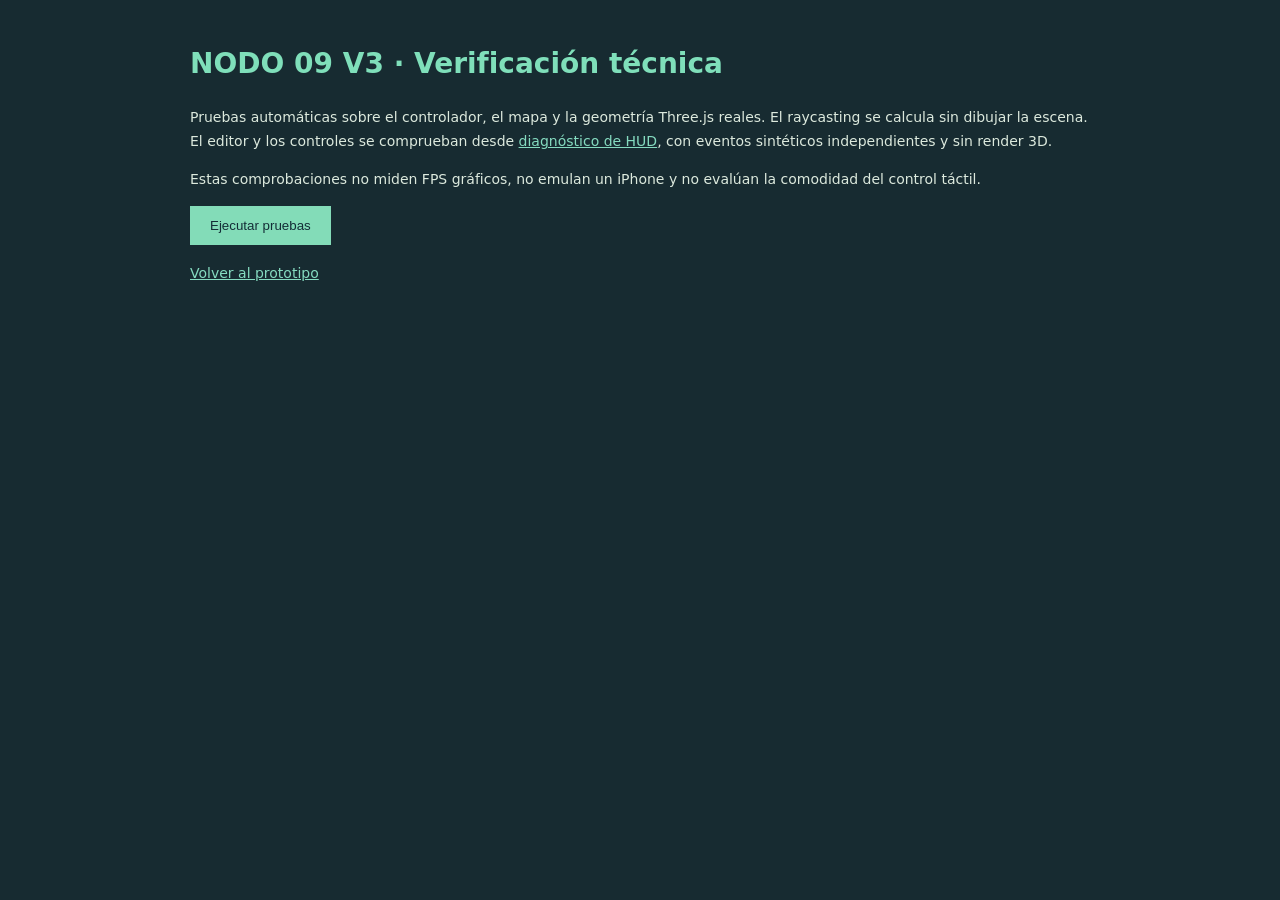
<file: tests.html>
<!doctype html>
<html lang="es">
<meta charset="utf-8"><meta name="viewport" content="width=device-width,initial-scale=1">
<title>KINETIC · Verificación técnica</title>
<style>body{max-width:900px;margin:40px auto;padding:0 22px;background:#172b31;color:#dce9dd;font:14px/1.7 system-ui}h1{color:#7fdfba}li{padding:10px;border-bottom:1px solid #466160}b{color:#8eebbf}.fail{color:#f5a27f}a{color:#85dbc0}small{display:block;color:#b2c8c0}button{padding:12px 20px;background:#83dcb8;border:0;color:#142e37;cursor:pointer}</style>
<h1>NODO 09 V3 · Verificación técnica</h1>
<p>Pruebas automáticas sobre el controlador, el mapa y la geometría Three.js reales. El raycasting se calcula sin dibujar la escena. El editor y los controles se comprueban desde <a href="index.html?qa=1">diagnóstico de HUD</a>, con eventos sintéticos independientes y sin render 3D.</p>
<p>Estas comprobaciones no miden FPS gráficos, no emulan un iPhone y no evalúan la comodidad del control táctil.</p>
<button id="run">Ejecutar pruebas</button><h2 id="summary"></h2><ol id="results"></ol>
<a href="index.html">Volver al prototipo</a>
<script type="module">
  import {runChecks} from './verify.js';
  import {runV3Checks} from './verify-v3.js';
  document.querySelector('#run').onclick=()=>{
    const physics=runChecks(),scene=runV3Checks();
    const results=[...physics.results,...scene.results];
    document.querySelector('#summary').textContent=(physics.passed+scene.passed)+' / '+results.length+' correctas';
    document.querySelector('#results').replaceChildren(...results.map(r=>{
      const li=document.createElement('li'),b=document.createElement('b'),s=document.createElement('small');
      b.textContent=(r.passed?'✓ ':'✕ ')+r.name;if(!r.passed)b.className='fail';s.textContent=r.detail;li.append(b,s);return li;
    }));
  };
</script>
</html>
</file>
<file: style.css>
:root {
  --game-safe-top: env(safe-area-inset-top, 0px);
  --game-safe-right: env(safe-area-inset-right, 0px);
  --game-safe-bottom: env(safe-area-inset-bottom, 0px);
  --game-safe-left: env(safe-area-inset-left, 0px);
}
*{box-sizing:border-box}html,body{width:100%;height:100%;margin:0;overflow:hidden;background:#172b31;color:#edf0e6;font-family:Arial,Helvetica,sans-serif;-webkit-user-select:none;user-select:none;-webkit-touch-callout:none;overscroll-behavior:none}button,input{font:inherit}button{color:inherit;cursor:pointer;-webkit-tap-highlight-color:transparent}button:focus-visible{outline:2px solid #82eed4;outline-offset:4px}button:disabled{opacity:.45;cursor:wait}button[hidden],[hidden]{display:none!important}#game{position:fixed;inset:0;width:100%;height:100%;touch-action:none;display:block}#load-status{position:fixed;inset:0;display:flex;justify-content:center;align-items:center;background:#172b31;z-index:30;font-size:13px;letter-spacing:2px;transition:opacity .3s}#load-status span{width:7px;height:7px;background:#65dfbe;border-radius:50%;margin-left:12px;animation:pulse .7s infinite alternate}@keyframes pulse{to{opacity:.25}}.screen{position:fixed;inset:0;z-index:10;background:linear-gradient(90deg,rgba(13,30,36,.97),rgba(13,30,36,.87) 43%,rgba(13,30,36,.6));padding:max(25px,var(--game-safe-top)) max(5vw,var(--game-safe-right)) max(20px,var(--game-safe-bottom)) max(5vw,var(--game-safe-left));overflow:auto;touch-action:pan-y}.intro-top{display:flex;align-items:center;gap:18px;font-size:10px;font-weight:bold;letter-spacing:2px;color:#b3c8c5}.wordmark{font-size:36px;font-weight:900;font-style:italic;line-height:1;color:#e8ede2;letter-spacing:-5px}.wordmark span{color:#6cdbbd}.build-tag{margin-left:auto;border:1px solid #758d8d55;padding:9px 13px;color:#c3d7d1}.intro-content{margin-top:clamp(40px,8vh,100px);max-width:590px}.eyebrow{font-size:10px;letter-spacing:2px;color:#84d5c3;font-weight:bold;display:flex;align-items:center;gap:10px}.eyebrow>span{width:18px;height:2px;background:#72d7b8}h1{font-size:clamp(65px,9.6vw,146px);line-height:.83;letter-spacing:-.075em;margin:24px 0 22px;font-weight:900;font-style:italic}h1>span{display:block;color:#68d6b7}.title-dot{color:#e5aa6e}.intro-copy{font-size:clamp(17px,2vw,25px);line-height:1.4;color:#c7d1ca;margin:22px 0}.intro-stats{display:flex;gap:26px;margin:24px 0 28px}.intro-stats span{display:flex;flex-direction:column;font-size:8px;letter-spacing:1.2px;color:#8aa3a3;gap:7px}.intro-stats b{font-size:17px;letter-spacing:0;color:#e8ede2}.primary{background:#75dfbd;border:0;color:#142d31;padding:17px 23px;font-size:11px;font-weight:800;letter-spacing:1.2px;display:inline-flex;gap:40px;align-items:center;justify-content:space-between;min-height:47px}.primary:hover{background:#9ff3d3}.primary>span{font-size:22px;line-height:14px}.muted{color:#99b2af;font-size:11px;line-height:1.7}#start-help{margin:14px 0}.rotate-tip{display:none;color:#dbbf8a;font-size:11px}.intro-map{position:absolute;right:7vw;top:29%;width:32%;max-width:440px;transform:rotate(-3deg);opacity:.95}.map-heading{display:flex;justify-content:space-between;border-bottom:1px solid #7caaa955;padding-bottom:12px;font-size:9px;letter-spacing:1.5px;color:#8ea9a9}.map-heading b{color:#72d7b8}.plan{width:100%;aspect-ratio:1}.plan svg{width:100%;height:100%;overflow:visible}.map-caption{border-top:1px solid #7caaa955;display:flex;justify-content:space-between;align-items:center;padding-top:14px}.map-caption b{font-size:20px;letter-spacing:-1px}.map-caption span{font-size:7px;letter-spacing:1px;color:#9fb9b3}.intro-map p{font-size:12px;line-height:1.7;color:#a4bdb6}.intro-footer{margin-top:40px;display:flex;justify-content:space-between;font-size:8px;letter-spacing:1.8px;color:#93abaa}.intro-footer span:first-child{color:#d0dacf}#hud{position:fixed;inset:0;pointer-events:none;padding:max(22px,var(--game-safe-top)) max(25px,var(--game-safe-right)) max(22px,var(--game-safe-bottom)) max(25px,var(--game-safe-left));text-shadow:0 1px 4px #1e333a66}.location{position:absolute;top:max(24px,var(--game-safe-top));left:max(26px,var(--game-safe-left));display:flex;align-items:center;font-size:12px;gap:10px;letter-spacing:1.4px}.location>b{background:#203b4299;padding:7px 10px}.location>span:last-child{font-size:10px;color:#f0f0da}.live-dot{height:6px;width:6px;border-radius:50%;background:#91f4ca;box-shadow:0 0 12px #9affc855}.hud-actions{position:absolute;right:max(26px,var(--game-safe-right));top:max(23px,var(--game-safe-top));display:flex;gap:8px;pointer-events:auto}.hud-actions button{border:1px solid #ecf3e033;background:#203b4280;font-size:9px;letter-spacing:1.2px;padding:10px 12px}.hud-actions span{margin-left:9px}.telemetry{position:absolute;left:max(28px,var(--game-safe-left));bottom:max(28px,var(--game-safe-bottom));display:flex;gap:18px;align-items:center;background:linear-gradient(90deg,#17343b99,transparent);padding:12px 16px 17px}.velocity{display:flex;align-items:baseline;gap:6px}.velocity strong{font-size:39px;letter-spacing:-2px;font-weight:400;font-variant-numeric:tabular-nums;min-width:74px}.velocity>span{font-size:10px;color:#dae4d6}.movement>b{font-size:10px;letter-spacing:1.7px;color:#b1ffd9}.movement small{display:flex;gap:12px;margin-top:8px;font-size:8px;letter-spacing:1px;color:#e6eddb}.movement small b{font-weight:400}.speed-track{position:absolute;bottom:3px;left:16px;width:235px;background:#d6e4d229;height:2px}.speed-track i{display:block;height:100%;background:#94ffcd;width:0;transition:width .1s}.weapon-info{position:absolute;bottom:max(28px,var(--game-safe-bottom));right:max(30px,var(--game-safe-right));font-size:12px;letter-spacing:1px;display:grid;grid-template-columns:auto 40px;gap:5px 20px;background:linear-gradient(-90deg,#1b343977,transparent);padding:10px}.weapon-info small{font-size:9px;color:#d7e3d8}.weapon-info>strong{font-size:38px;grid-row:span 2;line-height:.9}.weapon-info>div{font-size:8px;color:#ccdecf}.weapon-info b{color:#b6ffdd;margin-left:12px}#reticle{position:absolute;left:50%;top:50%;width:0;height:0;opacity:.85}#reticle i{position:absolute;background:#fffbe8;box-shadow:0 0 2px #21353f;width:2px;height:5px}#reticle i:nth-child(1){left:-1px;top:-11px}#reticle i:nth-child(2){left:-1px;top:6px}#reticle i:nth-child(3){top:-1px;left:-11px;transform:rotate(90deg)}#reticle i:nth-child(4){top:-1px;left:9px;transform:rotate(90deg)}#reticle b{position:absolute;width:2px;height:2px;left:-1px;top:-1px;background:#fffbe8}#reticle.aim i{opacity:0}#hitmarker{position:absolute;left:50%;top:50%;transform:translate(-50%,-50%);font:32px monospace;color:#97ffcd;opacity:0}#chain-hint{position:absolute;bottom:36px;left:50%;transform:translateX(-50%);font-size:8px;letter-spacing:2px;color:#f4f8e2;background:#1b343960;padding:9px 12px;white-space:nowrap;transition:opacity 1s}#chain-hint span{color:#abedce;margin:0 8px}#toast{position:absolute;top:18%;left:50%;transform:translateX(-50%);background:#203b43dd;color:#c6f7df;padding:11px 17px;font-size:11px;opacity:0;transition:opacity .15s;max-width:80%;text-align:center}.pause-screen{background:#152b32e8;display:flex;align-items:flex-start;justify-content:center}.panel{max-width:940px;width:100%;margin:auto}.panel-header{display:flex;align-items:center;justify-content:space-between;gap:25px}h2{font-size:32px;letter-spacing:-1.2px;margin:14px 0 20px}.panel-header .primary{padding:14px 18px;gap:24px}.tabs{display:flex;gap:25px;border-bottom:1px solid #6f949446;margin:12px 0 20px}.tabs button{padding:12px 0;background:none;border:0;border-bottom:2px solid transparent;color:#9ab6b2;font-size:12px}.tabs button.active{border-bottom-color:#71dfbb;color:#e5f8e8}.settings-note{font-size:11px;color:#a6bcb8;margin-bottom:24px}.settings-grid{display:grid;grid-template-columns:1fr 1fr;gap:20px 45px}.setting label{display:flex;justify-content:space-between;font-size:11px;color:#d3e2d8;gap:15px}.setting output{color:#80e5c4;white-space:nowrap;font-variant-numeric:tabular-nums}.setting input[type=range]{width:100%;height:4px;margin:14px 0 3px;accent-color:#80e5c4;cursor:pointer;touch-action:pan-y}.switches{display:flex;flex-wrap:wrap;gap:20px;margin:27px 0;font-size:11px;color:#bfd6cd}.switches label{display:flex;align-items:center;gap:8px}.switches input{accent-color:#7adab9;width:16px;height:16px}.panel-bottom{display:flex;align-items:center;justify-content:space-between;padding:15px 0;border-top:1px solid #6f949446;gap:20px}.secondary{border:1px solid #aaccc655;padding:12px 16px;background:#2a434866;color:#d7e8dc;font-size:11px}.panel-bottom>span{font-size:10px;color:#93b3ac}.map-layout{display:grid;grid-template-columns:1fr 1fr;gap:45px;align-items:center}.map-description p,.map-description li{font-size:12px;line-height:1.8;color:#adcbc0}.map-description li{margin-bottom:8px}.map-description ol{padding-left:18px}.map-description b{color:#e0eadd}h3{font-size:16px;letter-spacing:.5px}.controls-grid{display:grid;grid-template-columns:1fr 1fr;gap:40px}.controls-grid p{font-size:12px;line-height:2.5;color:#b5cfc4}kbd{font:10px Arial;display:inline-block;min-width:80px;margin:2px 9px 2px 0;background:#53726b33;padding:2px 9px;color:#e1f3df}.controls-grid p.muted{line-height:1.8;font-size:10px}#touch-controls{display:none;position:fixed;inset:0;z-index:3;pointer-events:none;touch-action:none}.touch #touch-controls{display:block}#look-area{position:absolute;left:38%;right:0;top:58px;bottom:0;pointer-events:auto;touch-action:none}#joystick{position:absolute;left:max(28px,calc(var(--game-safe-left) + 12px));bottom:max(28px,calc(var(--game-safe-bottom) + 14px));width:128px;height:128px;border-radius:50%;pointer-events:auto;touch-action:none;background:#deead008;border:1px solid #eff6dc30}.stick-ring{position:absolute;inset:20px;border:1px solid #eff6dc24;border-radius:50%}#stick{position:absolute;left:50%;top:50%;transform:translate(-50%,-50%);width:48px;height:48px;border:1px solid #f0f4da4f;background:#e6f2d826;border-radius:50%;box-shadow:0 0 20px #14343d33}.touch-button{position:absolute;border:1px solid #e9f7de55;border-radius:50%;background:#15394338;width:58px;height:58px;display:flex;flex-direction:column;align-items:center;justify-content:center;pointer-events:auto;touch-action:none;color:#f1f4df;box-shadow:0 1px 8px #152d3033}.touch-button svg{height:27px;width:27px;fill:none;stroke:currentColor;stroke-width:1.7;stroke-linecap:round;stroke-linejoin:round}.touch-button small{font-size:6px;letter-spacing:.6px;margin-top:2px}.touch-button.pressed,.touch-button.selected{background:#71dfbb55;border-color:#adffdb;color:#d6ffdf}.sprint-button{left:max(65px,calc(var(--game-safe-left) + 48px));bottom:max(171px,calc(var(--game-safe-bottom) + 157px));width:49px;height:49px}.fire-button{right:max(112px,calc(var(--game-safe-right) + 94px));bottom:max(85px,calc(var(--game-safe-bottom) + 68px));width:76px;height:76px}.fire-button svg{width:37px;height:37px}.aim-button{right:max(182px,calc(var(--game-safe-right) + 163px));bottom:max(165px,calc(var(--game-safe-bottom) + 150px));width:47px;height:47px}.jump-button{right:max(29px,calc(var(--game-safe-right) + 14px));bottom:max(119px,calc(var(--game-safe-bottom) + 104px))}.slide-button{right:max(48px,calc(var(--game-safe-right) + 28px));bottom:max(33px,calc(var(--game-safe-bottom) + 18px))}.touch .telemetry{bottom:20px;left:50%;transform:translateX(-50%);padding:7px 10px 12px;gap:10px;min-width:170px}.touch .velocity strong{font-size:26px;min-width:49px}.touch .movement>b{font-size:8px}.touch .movement small{font-size:6px;gap:6px}.touch .speed-track{width:150px;left:10px}.touch .weapon-info{bottom:auto;top:65px;right:max(26px,var(--game-safe-right));padding:5px;gap:3px 10px;font-size:9px}.touch .weapon-info>strong{font-size:24px}.touch .weapon-info small{display:none}.touch #chain-hint{bottom:77px;font-size:6px;letter-spacing:1px}.touch .location{font-size:10px}.touch .location>span:last-child{font-size:8px}.touch .rotate-tip{display:block}#fatal{position:fixed;inset:0;z-index:50;display:flex;flex-direction:column;align-items:center;justify-content:center;background:#172b31;padding:40px;text-align:center}#fatal p{max-width:560px;font-size:14px;line-height:1.8}#fatal button{background:#7bd6b8;border:0;color:#16313b;padding:14px 20px}
@media(max-height:600px) and (orientation:landscape){.screen{padding-top:max(16px,var(--game-safe-top));padding-bottom:max(14px,var(--game-safe-bottom))}.intro-top{font-size:8px;gap:12px}.wordmark{font-size:25px}.build-tag{padding:6px 9px}.intro-content{margin-top:23px}h1{font-size:78px;margin:17px 0 14px}.intro-copy{font-size:15px;margin:12px 0}.intro-stats{gap:20px;margin:15px 0 16px}.intro-stats b{font-size:13px}.intro-stats span{font-size:6px;gap:5px}.primary{padding:13px 18px;min-height:42px;font-size:9px}.eyebrow{font-size:7px}.intro-map{top:22%;right:8vw;width:31%;max-width:285px}.intro-map p{display:none}.intro-footer{margin-top:14px;font-size:6px}.intro-footer span:last-child{display:none}.intro-copy br{display:none}.intro-content{max-width:55%}.intro-map .map-heading{font-size:7px}.map-caption span{font-size:6px}.map-caption b{font-size:16px}#start-help{margin:9px 0;font-size:9px}.rotate-tip{display:none!important}.panel-header h2{font-size:23px;margin:8px 0}.panel-header .eyebrow{font-size:7px}.tabs{margin:8px 0 14px}.tabs button{padding:8px 0}.settings-grid{gap:17px 35px}.settings-note{margin-bottom:17px;font-size:10px}.pause-screen{padding-left:max(38px,var(--game-safe-left));padding-right:max(38px,var(--game-safe-right))}.location{top:14px}.hud-actions{top:14px}.touch .location>span:last-child{display:none}.touch .hud-actions button{font-size:8px;padding:8px 10px}.touch .weapon-info{top:51px}.map-description p,.map-description li{font-size:10px;line-height:1.5}.map-description li{margin-bottom:5px}.map-layout{gap:30px;grid-template-columns:minmax(200px,.8fr) 1.2fr}.map-layout .plan{max-height:300px}.controls-grid p{font-size:10px;line-height:2}.controls-grid{gap:25px}}
@media(max-width:600px) and (orientation:portrait){.intro-map{display:none}.intro-content{margin-top:8vh}h1{font-size:100px}.intro-copy{font-size:20px}.intro-top{font-size:7px;gap:12px}.build-tag{font-size:7px;padding:7px}.intro-stats{gap:22px}.intro-footer span:last-child{display:none}.settings-grid,.map-layout,.controls-grid{grid-template-columns:1fr}.panel-header h2{font-size:24px}.panel-header .primary{font-size:8px;padding:12px;gap:10px}.panel-header .eyebrow{font-size:8px}.settings-grid{gap:20px}.panel-bottom{align-items:flex-start;flex-direction:column}.location>span:last-child{display:none}.hud-actions button{font-size:7px;padding:9px}.hud-actions{right:14px}.location{left:12px}.touch .telemetry{bottom:230px}.touch #chain-hint{display:none}.touch #look-area{left:25%;top:80px;bottom:220px}}
/* V2: extend the original visual identity; movement viewport remains untouched. */
.hud-shell{position:fixed;transform:translate(-50%,-50%);pointer-events:none;z-index:4;touch-action:none;box-sizing:border-box}.hud-shell>.hud-visual{position:absolute!important;left:50%!important;top:50%!important;right:auto!important;bottom:auto!important;margin:0!important;transform-origin:center center!important;box-sizing:border-box}.hud-shell.hud-control{display:none}.touch .hud-control,.hud-editing .hud-control{display:block}.hud-shell button,.hud-shell #joystick{pointer-events:auto}.hud-shell .telemetry{min-width:0!important;padding:5px 9px 12px;gap:8px}.hud-shell .velocity strong{font-size:27px;min-width:50px}.hud-shell .movement>b{font-size:8px}.hud-shell .movement small{font-size:6px;gap:6px}.hud-shell .speed-track{width:150px;left:9px}.hud-shell .weapon-info{font-size:9px;padding:5px;gap:3px 8px}.hud-shell .weapon-info>strong{font-size:27px}.hud-shell .weapon-info small{font-size:7px}.hud-shell .location{font-size:10px;gap:6px}.hud-shell .location>span:last-child{display:none}.hud-shell .hud-actions{display:flex;gap:5px}.hud-shell .hud-actions button{font-size:8px;padding:8px}.hud-shell .touch-button b{font-size:23px;font-weight:400;line-height:22px}.hud-shell .touch-button small{font-size:6px}.hud-shell .telemetry .speed-track{bottom:4px}.hud-editing #touch-controls{display:block!important}.hud-editing .hud-shell{pointer-events:auto;outline:1px dashed #b2e4d240;cursor:move}.hud-editing .hud-shell.selected-hud{outline:2px solid #8beecb;outline-offset:4px;border-radius:6px}.hud-editing .hud-shell.invisible-control:after{content:attr(data-label) ' · invisible';position:absolute;inset:0;display:flex;align-items:center;justify-content:center;background:#2b65564d;color:#aaffd7;font-size:8px;border:1px dashed #8beecb;pointer-events:none}.hud-preview .hud-shell{outline:0!important}.hud-preview .hud-shell:after{display:none!important}.hud-editing #look-area{pointer-events:none}.hud-editing #reticle,.hud-editing #chain-hint{display:none}#hud-editor{position:fixed;top:max(8px,var(--game-safe-top));left:max(12px,var(--game-safe-left));right:max(12px,var(--game-safe-right));z-index:30;background:#19363bed;border:1px solid #94d5c565;box-shadow:0 8px 30px #10212444;border-radius:7px;display:flex;align-items:center;gap:18px;padding:10px 14px;touch-action:none;flex-wrap:wrap}#hud-editor .editor-heading b{display:block;font-size:12px;color:#b0f5d7}#hud-editor .editor-heading span{font-size:10px;margin-left:7px;color:#e6f3df}#hud-editor small{font-size:6px;letter-spacing:1.4px;color:#9dbab2}#hud-editor label{display:flex;gap:8px;align-items:center;font-size:10px}#hud-editor input{width:105px;accent-color:#8ee2c3}#hud-editor output{font:10px monospace;min-width:32px}.editor-actions{display:flex;gap:6px;margin-left:auto}.editor-actions button{font-size:9px;padding:9px;background:transparent;border:1px solid #91b8ad55;border-radius:3px}#hud-save{background:#81dfbd;color:#143038;border:0}.controls-tools{display:flex;gap:15px;margin:12px 0 25px;align-items:center}#assist-settings{margin-top:25px;padding-top:22px;border-top:1px solid #607f7655}#minimap{background:#19363ac7;border:1px solid #c0e7d344;border-radius:7px;overflow:hidden}#minimap canvas{width:100%;height:100%;opacity:.85}#minimap>span{position:absolute;top:5px;left:7px;font-size:7px;letter-spacing:1.2px;color:#c4f3dd}#weapon-slots{display:flex;gap:4px;pointer-events:auto}#weapon-slots button{flex:1;padding:5px 6px;border:1px solid #acddca55;border-radius:4px;background:#19353ac2;font-size:8px;color:#a2c3b7}#weapon-slots button b{display:block;font-size:9px;margin-top:2px;color:#e4f0dc}#weapon-slots button.selected{background:#3f7864ab;border-color:#92ebc2}#reticle{width:200px;height:200px;transform:translate(-50%,-50%)}#reticle svg,.reticle-preview svg{width:200px;height:200px;overflow:visible;filter:drop-shadow(0 0 .5px #223e40)}#reticle svg path,.reticle-preview svg path{fill:none;stroke-linecap:butt}.reticle-options{display:flex;gap:30px;margin:18px 0 28px;align-items:center;font-size:12px}.reticle-options select{margin-left:10px;background:#23424a;color:#def0de;border:1px solid #7ea99b66;padding:8px}.reticle-options input[type=color]{width:50px;height:30px;vertical-align:middle;margin-left:10px}.reticle-preview{width:200px;height:200px;margin:10px auto;background:radial-gradient(#345c5d,#203b42);border:1px solid #6b988566}#ping-readout{position:fixed;transform:translate(-50%,-110%);color:#ffda9f;text-shadow:0 1px 3px #142a30;background:#1f393b99;padding:4px 7px;border-radius:3px;font-size:9px;pointer-events:none}#reload-progress{height:2px;display:block;background:#8ee7be;width:0;margin-top:4px}.weapon-info>#weapon-name{white-space:nowrap}.touch #chain-hint{display:none}.controls-tools .primary{font-size:10px}.hud-editing #hud{pointer-events:none}.hud-editing #hud-editor{pointer-events:auto}.hud-preview .hud-shell{pointer-events:none!important}.hud-preview .hud-shell *{pointer-events:none!important}@media(max-height:600px){#hud-editor{gap:8px;padding:7px 9px}#hud-editor input{width:75px}.editor-actions button{font-size:8px;padding:7px}.editor-heading{min-width:90px}#hud-editor label{font-size:8px;gap:5px}#hud-editor .editor-heading b{font-size:9px}.controls-tools{margin:8px 0 20px}}@media(orientation:portrait){#hud-editor{justify-content:center}.editor-heading{width:100%;text-align:center}.editor-actions{margin:auto}.hud-shell .hud-actions{transform-origin:center!important}.controls-tools{flex-wrap:wrap}}

#hud-selection{max-width:130px;background:#19383e;border:1px solid #9cd9c64d;color:#ceefdf;font-size:10px;padding:5px}#hud-move{background:transparent;border:1px solid #9cd9c64d;color:#a5efcf;padding:4px 8px;touch-action:none;cursor:move;font-size:16px}.qa-flag{position:fixed;left:50%;bottom:8px;transform:translateX(-50%);padding:4px 8px;background:#493c28dd;color:#ffde9c;z-index:31;font-size:10px;pointer-events:none}

.qa-run{position:fixed;bottom:8px;right:10px;z-index:50;background:#8cd9bf;color:#142e35;border:0;padding:8px}.qa-results{position:fixed;inset:8% 12%;z-index:60;overflow:auto;background:#132c31f5;color:#b5f9db;padding:20px;pointer-events:auto;font-size:11px}

.touch .hud-shell .weapon-info #fire-mode{display:inline;font-size:7px}.hud-shell #weapon-slots{display:flex!important}.hud-shell .weapon-info>div{font-size:7px;line-height:1.4}.hud-shell .weapon-info b{margin-left:4px}

/* V3: the HUD layer is above the look surface in BOTH orientations. */
#hud{z-index:5;pointer-events:none}#hud .hud-actions,#hud #weapon-slots,#hud #auto-reload{pointer-events:auto}#weapon-slots button{touch-action:none;min-width:44px;min-height:44px}#hud-editor{transition:transform .18s ease}#hud-editor.collapsed{transform:translateY(calc(-100% - 10px));}#hud-collapse{position:absolute;top:100%;left:50%;transform:translateX(-50%);width:64px;height:28px;border:1px solid #94d5c580;border-radius:0 0 8px 8px;background:#19363bf2;color:#9bf4d4;font-size:22px;line-height:22px;touch-action:none}#hud-editor.collapsed #hud-collapse{margin-top:10px}.hud-editing #hud{z-index:6}
#auto-reload{font-size:6px;grid-column:1 / -1;padding:4px 0;min-height:22px;background:transparent;border:0;border-top:1px solid #83ccb340;text-align:left;color:#9ee4cd;letter-spacing:.7px;touch-action:manipulation}.hud-shell .weapon-info{grid-template-columns:auto 40px;align-content:start}.hud-shell .weapon-info>strong{grid-column:2;grid-row:1 / 3}.hud-shell .weapon-info>div{grid-column:1;grid-row:2}.hud-shell .weapon-info>#auto-reload{grid-row:3}.vital-bar{padding:5px 9px;background:#17343b99;font-size:8px;letter-spacing:1px;border-radius:3px}.vital-bar b{float:right;font-size:10px;font-weight:400;letter-spacing:0}.vital-bar>i{position:absolute;bottom:5px;left:9px;right:9px;height:3px;background:#72928b40;display:block}.vital-bar em{display:block;height:100%;width:100%;background:#8de9ac;transition:width .16s ease}#shield-fill{background:#72b5fa}#score-bar,#match-status{background:#17343b99;text-align:center;letter-spacing:1px;font-size:9px;padding:8px;border-radius:3px}#score-blue{color:#85c3ff}#score-red{color:#fa9186}#score-bar{display:flex;align-items:center;justify-content:center;gap:6px;white-space:nowrap;font-variant-numeric:tabular-nums}#score-bar b{font-size:14px;margin:0}#match-status{font-size:8px;color:#a5d7c7}#damage-feedback{position:fixed;inset:0;pointer-events:none;box-shadow:inset 0 0 65px #e36d6750;opacity:0;transition:opacity .1s}#death-feedback{position:fixed;top:42%;left:50%;transform:translateX(-50%);padding:16px 26px;background:#193136db;border:1px solid #96c2b74f;font-size:13px;text-align:center;letter-spacing:1px}
.match-form{display:grid;grid-template-columns:1fr 1fr;gap:18px 32px;margin:22px 0}.match-form label{display:flex;flex-direction:column;gap:8px;font-size:11px;color:#c8e2d7}.match-form select{min-height:38px;background:#214048;color:#dfede3;border:1px solid #729e9055;border-radius:3px;padding:7px}.match-form input{accent-color:#82ddbe}.match-form output{color:#8ff2c9}.match-actions{display:flex;gap:12px;flex-wrap:wrap}.tabs{gap:20px;overflow-x:auto;flex-shrink:0}.tabs button{white-space:nowrap}#configure-match{margin:9px 0 0;font-size:9px}#result-scores table{border-collapse:collapse;width:100%;margin:25px 0;color:#c6ddd2;font-size:12px}#result-scores td,#result-scores th{padding:9px;border-bottom:1px solid #7faaa244;text-align:left}#match-result{z-index:20;background:#132b32ec}#result-menu{margin:12px}#bot-warning{color:#a5d7c7}@media(max-width:500px){.match-form{grid-template-columns:1fr 1fr;gap:15px}.tabs{gap:14px}.match-actions .primary{font-size:10px}}

/* Combat additions: composited opacity/transforms only, no post-processing. */
.hud-shell:has(.weapon-info),.hud-shell:has(#consumable-slots),.hud-shell:has(#kill-feed){z-index:5}
.hud-shell .weapon-info{pointer-events:auto;touch-action:none;cursor:pointer}
#damage-feedback,#heal-feedback{position:fixed;inset:0;pointer-events:none;z-index:1;box-shadow:none;background:radial-gradient(ellipse at center,transparent 40%,rgba(146,18,29,.34) 70%,rgba(197,37,42,.93) 100%);transition:none;will-change:opacity}
#heal-feedback{opacity:0;background:radial-gradient(ellipse at center,transparent 48%,#48be894a 76%,#68db9ec9 100%)}#heal-feedback.mini{background:radial-gradient(ellipse at center,transparent 48%,#4aacf04a 76%,#70c8ffc9 100%)}
#ally-indicators{position:fixed;inset:0;pointer-events:none;z-index:2}.ally-arrow{position:absolute;left:0;top:0;display:block;color:white;text-shadow:0 1px 3px #102c3b,0 0 1px #102c3b;font:bold 32px Arial;line-height:24px;transform-origin:50% 100%;will-change:transform}
#crate-interact{position:fixed;left:0;top:0;width:56px;height:56px;border:1px solid #bbffe04d;border-radius:50%;background:#183b42b5;z-index:6;pointer-events:auto;touch-action:none;padding:0;will-change:transform}
#crate-interact svg{position:absolute;inset:-5px;width:64px;height:64px;pointer-events:none}#crate-interact circle{fill:none;stroke-width:2}.interact-track{stroke:#e3fbed40}.interact-progress{stroke:#9affd7;stroke-dasharray:100;stroke-dashoffset:100;transform:rotate(-90deg);transform-origin:32px 32px}#crate-interact b{font-size:23px;font-weight:400;color:#baffdf}#crate-interact small{position:absolute;top:62px;left:50%;transform:translateX(-50%);font-size:8px;white-space:nowrap;background:#142e36a6;padding:3px 5px;border-radius:3px;pointer-events:none}
#consume-progress{position:fixed;left:50%;top:64%;transform:translateX(-50%);width:170px;padding:9px 12px;background:#153a34bf;border:1px solid #82dab359;border-radius:5px;color:#aff4cc;z-index:4;font-size:9px;letter-spacing:.6px;pointer-events:none}
#consume-progress.mini{background:#153342bf;border-color:#80cfff59;color:#b0e7ff}#consume-progress>i{display:block;height:3px;background:#b7ead028;margin-top:8px;overflow:hidden}#consume-fill{display:block;width:100%;height:100%;transform-origin:0 50%;background:#92edbc}#consume-progress.mini #consume-fill{background:#83d1ff}
#consumable-slots{display:flex;gap:5px;pointer-events:none}#consumable-slots button{width:56px;min-width:44px;height:44px;padding:4px 5px;border:1px solid #8dd2b65c;background:#183b34b5;border-radius:4px;pointer-events:auto;touch-action:none;color:#c3f4d6;text-align:left}#consumable-slots button span{font-size:16px}#consumable-slots button b{float:right;font-size:14px;margin-left:6px}#consumable-slots button small{display:block;font-size:6px;letter-spacing:.5px;margin-top:3px}#consumable-slots #use-mini{background:#193a4cb5;border-color:#8bcfff5c;color:#b9e5ff}#consumable-slots button.consuming{border-color:#d3ffee;opacity:.65}
#kill-feed{display:flex;flex-direction:column;justify-content:flex-end;align-items:flex-start;gap:3px;pointer-events:none;overflow:hidden}#kill-feed .kill-row{flex:none;max-width:100%;padding:4px 7px;background:#142e365c;border:0;border-radius:3px;font-size:8px;line-height:1.3;text-align:left;pointer-events:auto;touch-action:manipulation;color:#e0e8e1;white-space:normal}#kill-feed b{font-weight:600}.name-blue{color:#83c8ff}.name-red{color:#ff9288}
.radar-overlay{position:absolute;inset:0;width:100%;height:100%;pointer-events:none}
.hud-editing #crate-interact,.hud-editing #ally-indicators,.hud-editing #consume-progress,.hud-editing #damage-feedback,.hud-editing #heal-feedback{display:none!important}
.reticle-options{flex-wrap:wrap;gap:15px}

/* Clear feedback over the scene; HUD and touch controls keep their original sharpness. */
#scene-feedback{position:fixed;inset:0;pointer-events:none;z-index:1}
#scene-feedback>div{position:absolute;inset:0;pointer-events:none;opacity:0;will-change:opacity}
#damage-feedback{background:radial-gradient(ellipse at center,transparent 30%,rgba(153,16,28,.32) 59%,rgba(190,25,36,.76) 85%,rgba(211,39,45,.97) 100%)}
#heal-feedback{background:radial-gradient(ellipse at center,transparent 28%,rgba(52,207,144,.26) 56%,rgba(72,228,163,.72) 82%,rgba(100,241,181,.96) 100%)}
#heal-feedback.mini{background:radial-gradient(ellipse at center,transparent 28%,rgba(44,161,238,.28) 56%,rgba(58,185,250,.75) 82%,rgba(112,217,255,.98) 100%)}
#game{transition:filter .24s ease,transform .24s ease}
.player-dead #game{filter:blur(5px) saturate(.65);transform:scale(1.018)}
#death-black{z-index:2;background:radial-gradient(ellipse at center,rgba(3,8,13,.12) 12%,rgba(3,6,10,.58) 55%,#000 100%)}
#death-red{z-index:3;background:radial-gradient(ellipse at center,transparent 24%,rgba(112,4,16,.25) 48%,rgba(161,8,26,.69) 74%,rgba(204,14,34,.94) 100%)}
#death-feedback{top:43%;left:50%;width:min(76vw,780px);transform:translate(-50%,-50%);padding:0;background:none;border:0;z-index:8;pointer-events:none;text-align:center}
#death-title{display:block;font-size:clamp(27px,5.2vw,64px);line-height:1.08;font-weight:900;font-style:italic;letter-spacing:-.025em;color:#ff5d67;text-shadow:0 2px 12px #16040980;will-change:opacity,transform}
#death-countdown{display:block;margin-top:18px;color:#fff;font-size:clamp(10px,1.3vw,14px);letter-spacing:1.6px;text-shadow:0 1px 5px #000;will-change:opacity}
.player-dead #reticle,.player-dead #hitmarker{opacity:0}
#kill-feed{display:block;overflow:hidden}
#kill-feed .kill-row{position:absolute;left:0;height:18px;max-width:100%;padding:3px 6px;line-height:12px;overflow:hidden;text-overflow:ellipsis;white-space:nowrap;transition:top .22s ease-out;will-change:transform,opacity}
.hud-editing #death-feedback{display:none!important}

/* During elimination, preserve only the death overlay and the settings menu.
   The existing player-dead lifecycle restores the HUD on respawn. */
.player-dead #hud > :not(#death-feedback):not(.hud-actions):not(.hud-shell[data-hud="Menú"]),
.player-dead #touch-controls,
.player-dead #map-button{display:none!important}

/* Operations: reused model thumbnails, bounded overlays and existing editable HUD shells. */
#weapon-slots button,.field-slot{position:relative;overflow:hidden;padding:0;border:1px solid #a8d9c45c;border-radius:5px;background:#18343ac7;color:#def3e7;touch-action:none;pointer-events:auto}
#weapon-slots button img,.field-slot img{display:block;position:absolute;inset:0;width:100%;height:100%;object-fit:contain;pointer-events:none}
#weapon-slots button b,.field-slot b{position:absolute;left:5px;bottom:4px;font:600 8px system-ui;letter-spacing:.4px;margin:0;text-shadow:0 1px 2px #102527;pointer-events:none}
#weapon-slots button small{position:absolute;right:5px;bottom:4px;font-size:8px;color:#adc9be}
.field-slot .quantity{position:absolute;right:3px;top:2px;font:600 10px system-ui;text-shadow:0 1px 2px #102527;pointer-events:none}
.field-slot b{font-size:6px;left:3px;bottom:3px}.field-slot.selected{border-color:#95efd2;background:#3d7966bb}.field-slot:disabled,.field-slot.empty-slot{filter:grayscale(1);background:#19323888;color:#b3b8b3}.field-slot:disabled img,.field-slot.empty-slot img{opacity:.27}
#slot-antidote img{height:81%}#slot-antidote b{bottom:5px;left:0;width:100%;text-align:center}#slot-antidote .quantity{top:auto;bottom:20px;right:0;width:100%;text-align:center}
#damage-numbers,#damage-direction,#objective-markers{position:fixed;inset:0;pointer-events:none;overflow:hidden}
#damage-numbers{z-index:8}.damage-number{position:absolute;left:0;top:0;font:750 clamp(14px,2.4vh,22px) system-ui;text-shadow:0 1px 2px #18313a,0 0 3px #18313a;will-change:transform,opacity;line-height:1}
#damage-direction{z-index:7}#damage-direction i{position:absolute;left:50%;top:50%;width:180px;height:180px;border-radius:50%;border:5px solid transparent;border-top-color:#ff6d5a;clip-path:polygon(0 0,100% 0,50% 50%);filter:drop-shadow(0 1px 2px #331d19);transform-origin:center;will-change:transform,opacity}
#burn-feedback{background:radial-gradient(ellipse at center,transparent 33%,#be381b55 67%,#ed641bb5 86%,#ffd86fd9 100%)}
#gas-feedback{background:radial-gradient(ellipse at center,transparent 40%,#b3bf5d55 75%,#9cad44b3 100%)}
#objective-panel{padding:7px;background:#17343b9c;border:1px solid #a7d9c329;border-radius:5px;pointer-events:none}
#objective-panel>div{position:relative;display:flex;align-items:center;justify-content:space-between;height:23px;font-size:7px;letter-spacing:.4px}
#objective-panel b{font-size:10px}#objective-panel i,.objective-label i{display:block;height:2px;background:#c8e6d631;position:absolute;bottom:1px;left:0;right:0}
#objective-panel em,.objective-label em{display:block;height:100%;background:currentColor;width:0}
.objective-label{position:absolute;left:0;top:0;min-width:68px;text-align:center;text-shadow:0 1px 3px #102627;font:600 8px system-ui;padding:4px 6px 7px;background:#18343a73;border-radius:3px}
.objective-label b{display:block;font-size:15px}.objective-label span{font-size:6px;letter-spacing:.7px}.objective-label i{left:6px;right:6px;bottom:3px}
.objective-map{position:absolute;inset:0;pointer-events:none}.hud-editing .field-slot:disabled{pointer-events:auto}.hud-editing #objective-markers,.hud-editing #damage-numbers,.hud-editing #damage-direction{display:none}
</file>
<file: interface.css>
/* Operations interface: short transforms and opacity transitions, no extra 3D pass. */
:root{--mint:#83e6c9;--ink:#122c33;--line:#85c5b52b;--muted:#a8c2bb}
button{transition:background-color .16s,border-color .16s,color .16s,transform .16s}button:active:not(:disabled){transform:translateY(1px)}button:disabled{cursor:default}
#welcome{background:linear-gradient(100deg,#10262df5 5%,#122d34f0 47%,#16363ca1 100%);padding-top:max(22px,var(--game-safe-top));}
#welcome:before{content:"";position:absolute;top:0;left:0;width:40%;height:2px;background:linear-gradient(90deg,transparent,var(--mint),transparent);animation:header-sweep 8s ease-in-out infinite;pointer-events:none}
@keyframes header-sweep{0%,100%{transform:translateX(-20%);opacity:.3}50%{transform:translateX(145%);opacity:.8}}
.intro-content{margin-top:clamp(20px,4vh,50px);max-width:520px}.intro-content h1{font-size:clamp(55px,7.8vw,112px);margin:20px 0 16px}.intro-copy{font-size:18px;margin:18px 0}.intro-copy>span{font-size:12px;color:var(--muted)}.intro-stats{gap:28px;margin:20px 0}.intro-map{top:26%;right:7vw;width:33%;transform:rotate(-2deg)}.intro-map:after{content:"";position:absolute;inset:30px -16px 80px;border:1px solid var(--line);border-radius:4px;pointer-events:none}.intro-footer{margin-top:26px}.home-actions{display:grid;gap:7px;max-width:390px}.home-action{display:flex;align-items:center;gap:16px;padding:14px 16px;min-height:63px;text-align:left;border:1px solid var(--line);background:linear-gradient(100deg,#1e4148b8,#19353e88);border-radius:7px;color:#d9e9df;animation:menu-enter .42s both}.home-action:nth-child(2){animation-delay:.06s}.home-action:nth-child(3){animation-delay:.12s}.home-action:nth-child(4){animation-delay:.18s}.home-action .menu-index{font:10px monospace;color:#83b6ac;letter-spacing:1px}.home-action>span:nth-child(2){display:flex;flex-direction:column;gap:5px}.home-action b{font-size:14px;letter-spacing:.3px}.home-action small{font-size:9px;color:#a9c4b9;line-height:1.4}.home-action>i{margin-left:auto;font-size:23px;color:#9bddca;font-style:normal}.home-action.featured{background:linear-gradient(100deg,#74d6b4,#8ae8c8);color:#102f34;border-color:#a4f4d6}.home-action.featured small,.home-action.featured i,.home-action.featured .menu-index{color:#235349}.home-action:not(:disabled):hover{border-color:var(--mint);transform:translateX(4px)}#configure-match.home-action{margin:0;font-size:inherit}.home-action.locked{opacity:.45}.build-tag{border-radius:4px;letter-spacing:1px}
@keyframes menu-enter{from{opacity:0;transform:translateY(10px)}to{opacity:1;transform:translateY(0)}}
.pause-screen{background:linear-gradient(125deg,#112a32f7,#16343bf4);padding-top:max(22px,var(--game-safe-top));padding-bottom:max(22px,var(--game-safe-bottom))}.panel{max-width:1040px}.panel-header{border-bottom:1px solid var(--line);padding-bottom:12px}.panel-header h2{font-size:clamp(24px,3vw,34px);letter-spacing:-.8px;margin:9px 0}.panel-nav{display:flex;align-items:center;gap:10px;flex-shrink:0}.primary,.secondary{border-radius:5px}.tabs{gap:7px;border:0;padding:9px 0;margin:9px 0 18px}.tabs button{border:1px solid transparent;border-radius:5px;padding:11px 15px;background:#1b3d4233;font-size:11px;letter-spacing:.3px}.tabs button.active{background:#75dfbd16;border-color:#75dfbd4d;color:#b4f1d7}.tab-content:not([hidden]){animation:menu-enter .22s both}.settings-note{color:var(--muted);line-height:1.65;margin:10px 0 20px}.settings-grid{gap:12px 18px}.setting{background:#23464b47;border:1px solid #84c3ac1c;border-radius:7px;padding:13px 14px}.setting label{font-size:11px;align-items:center;line-height:1.4}.setting output{border-radius:4px;background:#16373b;padding:4px 7px;font-size:10px;color:#9becce;min-width:49px;text-align:right}.setting input[type=range]{height:24px;margin:8px 0 0;accent-color:var(--mint);touch-action:pan-y;background:transparent}.section-label{font-size:10px;letter-spacing:1.5px;color:#82c5b6;margin:28px 0 13px;text-transform:uppercase}.settings-group{grid-column:1/-1}.settings-group:first-child>.section-label{margin-top:0}#sliders{display:block}#sliders .settings-grid{margin-bottom:20px}#assist-settings{margin-top:0;padding-top:0;border:0}.switches{display:grid;grid-template-columns:1fr 1fr;gap:10px;margin:22px 0}.switches label{position:relative;min-height:46px;padding:10px 12px;line-height:1.5;background:#23474b47;border:1px solid #78b9a421;border-radius:6px;cursor:pointer}.switches .featured-switch{grid-column:1/-1;border-color:#81dfbd59;background:#438b7226}.switches input{appearance:none;-webkit-appearance:none;flex:0 0 30px;width:30px;height:18px;border-radius:20px;border:1px solid #80b5a652;background:#0d252a;position:relative;margin:0 5px 0 0;transition:background .18s}.switches input:before{content:"";position:absolute;top:3px;left:3px;width:10px;height:10px;border-radius:50%;background:#8eaba0;transition:transform .18s,background .18s}.switches input:checked{background:#57af8f88;border-color:#8fe6c8}.switches input:checked:before{transform:translateX(12px);background:#d1ffee}.switches input:focus-visible{outline:2px solid var(--mint);outline-offset:3px}.match-form{gap:13px 18px}.match-form label{padding:13px 14px;background:#23464b47;border:1px solid #84c3ac1c;border-radius:7px}.match-form select,.reticle-options select{color:#dcf0e4;border-color:#8ad1b951;border-radius:5px;background:#17363e;min-height:40px;padding:8px}.match-form input[type=range]{height:25px}.reticle-options{flex-wrap:wrap;gap:18px}.panel-bottom{margin-top:24px}.panel-bottom>span{line-height:1.6}.controls-tools{flex-wrap:wrap}.controls-grid{border-top:1px solid var(--line);margin-top:24px;padding-top:15px}.controls-grid p{line-height:2.05}#options-home{padding:12px}.mode-heading h3{font-size:24px;letter-spacing:-.7px;margin:10px 0}.mode-heading p{font-size:11px;color:var(--muted);line-height:1.6}.mode-cards{display:grid;grid-template-columns:repeat(3,1fr);gap:10px;margin:20px 0 26px}.mode-cards button{position:relative;display:flex;flex-direction:column;justify-content:flex-end;min-height:160px;padding:18px;text-align:left;overflow:hidden;border:1px solid #8bcab03b;border-radius:8px;background:radial-gradient(ellipse at 90% 0%,#35736b44,transparent 75%),#1a3a41;color:#e2eee6;animation:menu-enter .32s both}.mode-cards button:before{content:"";position:absolute;right:-10px;top:-14px;width:100px;height:100px;border:1px solid #8fe6c514;transform:rotate(35deg);pointer-events:none}.mode-cards button:nth-child(2){animation-delay:.035s}.mode-cards button:nth-child(3){animation-delay:.07s}.mode-cards button:nth-child(4){animation-delay:.105s}.mode-cards button:nth-child(5){animation-delay:.14s}.mode-cards i{position:absolute;right:18px;top:12px;font:38px Arial;color:#80ddbd80}.mode-cards small{font:8px monospace;letter-spacing:1px;color:#80c4b3;margin-bottom:10px}.mode-cards b{font-size:15px;margin-bottom:7px}.mode-cards span{font-size:10px;color:var(--muted);line-height:1.6}.mode-cards button.selected{border-color:#a2f1cf;background:linear-gradient(130deg,#326e5f,#1a3d44)}.mode-cards button:hover{border-color:var(--mint)}#match-config:not([hidden]){animation:menu-enter .28s both}.mode-heading+.mode-cards:has(.selected){margin-bottom:16px}
#hud-backdrop{position:fixed;inset:0;width:100%;height:100%;object-fit:cover;z-index:2;pointer-events:none}.reference-view #scene-feedback{display:none}.reference-view #game{visibility:hidden}.hud-editing #toast,.hud-editing #objective-notice{display:none!important}.action-caption{position:absolute;bottom:6px;font-size:6px;letter-spacing:.5px}.fire-button:has(.action-caption:not(:empty)) svg{transform:translateY(-3px)}#slot-rc{border-color:#e4ae7666;background:linear-gradient(130deg,#594a31c9,#1a343cd9)}#slot-rc b{color:#ffe0b2}
#objective-notice{position:fixed;top:36%;left:50%;transform:translate(-50%,-50%);width:min(72vw,600px);text-align:center;z-index:7;pointer-events:none;will-change:opacity,transform;text-shadow:0 2px 8px #10272be6;color:#b7f7dc}#objective-notice strong{display:block;font-size:clamp(17px,2.8vw,29px);font-style:italic;letter-spacing:.8px}#objective-notice span{display:block;margin-top:7px;font-size:clamp(9px,1.3vw,12px);letter-spacing:1px;color:#ecf6ee}#objective-notice[data-team=blue]{color:#8dccff}#objective-notice[data-team=red]{color:#ff9486}
#deployment-curtain{position:fixed;inset:0;background:#112b32;z-index:25;display:flex;flex-direction:column;align-items:center;justify-content:center;gap:16px;pointer-events:none;animation:deploy-out .65s both}#deployment-curtain small{color:#8bd5bf;font-size:9px;letter-spacing:3px}#deployment-curtain b{font-size:clamp(18px,4vw,36px);font-style:italic;letter-spacing:1px}#deployment-curtain i{height:2px;width:150px;transform-origin:left;background:#95efca;animation:load-line .55s ease-out both}@keyframes load-line{from{transform:scaleX(0)}to{transform:scaleX(1)}}@keyframes deploy-out{0%,35%{opacity:1}100%{opacity:0}}
#rc-monitor{position:fixed;inset:0;z-index:2;pointer-events:none;will-change:transform;background:linear-gradient(90deg,#0b1b2070,transparent 8%,transparent 92%,#0b1b2070)}.rc-bezel{position:absolute;inset:12px;border:9px solid #142b30;border-radius:20px;box-shadow:0 0 0 3px #76978b80,inset 0 0 50px #08191e80,0 0 0 20px #081a1f4d}.rc-bezel header{position:absolute;top:0;left:0;right:0;display:flex;justify-content:space-between;gap:8px;padding:10px max(18px,var(--game-safe-right)) 10px max(18px,var(--game-safe-left));font-size:9px;letter-spacing:1.2px;color:#bddbcc;background:linear-gradient(#142b30ee,#142b3055,transparent)}.rc-bezel header i{display:inline-block;background:#90efbf;border-radius:50%;width:5px;height:5px;margin-right:6px}.rc-bezel header b{font-size:10px;color:#a8efcf}.rc-bezel footer{position:absolute;bottom:0;left:0;right:0;padding:10px 20px;background:linear-gradient(transparent,#142b30);display:flex;justify-content:space-between;gap:8px;font-size:7px;letter-spacing:.7px;color:#accec1}.rc-bezel footer>i{position:absolute;bottom:0;height:2px;left:15px;right:15px;background:#75958b33}.rc-bezel footer b{display:block;background:#96ecc9;height:100%;width:100%;transform-origin:left}.rc-corner{position:absolute;width:22px;height:22px;border-color:#9be1c580;border-style:solid;opacity:.7}.rc-corner.tl{top:45px;left:18px;border-width:1px 0 0 1px}.rc-corner.tr{top:45px;right:18px;border-width:1px 1px 0 0}.rc-corner.bl{bottom:40px;left:18px;border-width:0 0 1px 1px}.rc-corner.br{bottom:40px;right:18px;border-width:0 1px 1px 0}.rc-crosshair{position:absolute;left:50%;top:50%;transform:translate(-50%,-50%);font:20px monospace;color:#c6efd480}#rc-signal-lost{position:absolute;inset:0;display:flex;align-items:center;justify-content:center;flex-direction:column;gap:12px;background:repeating-linear-gradient(0deg,#142b31a8 0 1px,#1b363ab0 1px 3px);animation:signal-in .2s both}#rc-signal-lost strong{font:italic 800 clamp(24px,5vw,48px) Arial;letter-spacing:2px;color:#d3e7dc}#rc-signal-lost small{font-size:9px;letter-spacing:2px;color:#8fb7a8}@keyframes signal-in{from{opacity:0}to{opacity:1}}
.rc-active:not(.hud-editing) #hud>.hud-shell:not([data-hud="Menú"]),.rc-active:not(.hud-editing) #hud>:not(.hud-shell):not(#toast):not(#death-feedback):not(#ally-indicators),.rc-active:not(.hud-editing) #touch-controls>.hud-shell:not([data-hud="Joystick"]):not([data-hud="Sprint"]):not([data-hud="Salto"]):not([data-hud="Disparo"]){display:none!important}.rc-active #map-button{display:none}.rc-lost #touch-controls{pointer-events:none}.rc-lost #touch-controls *{pointer-events:none!important}.player-dead #rc-monitor{display:none!important}
@media(max-height:600px) and (orientation:landscape){#welcome{padding-top:max(16px,var(--game-safe-top));padding-bottom:max(12px,var(--game-safe-bottom))}.intro-top{font-size:8px}.wordmark{font-size:26px}.intro-content{margin-top:16px;max-width:52%;display:grid;grid-template-columns:1fr 1.2fr;column-gap:20px}.intro-content>.eyebrow{grid-column:1/-1;font-size:7px;margin-bottom:12px}.intro-content h1{font-size:clamp(46px,6.2vw,80px);margin:8px 0;grid-column:1}.intro-copy{grid-column:1;font-size:12px;margin:8px 0}.intro-copy>span{font-size:9px}.intro-stats{grid-column:1;gap:12px;margin:8px 0}.intro-stats b{font-size:12px}.intro-stats span{font-size:6px;letter-spacing:.5px}.home-actions{grid-column:2;grid-row:2/6;gap:6px}.home-action{min-height:49px;padding:9px;gap:8px}.home-action b{font-size:11px}.home-action small{font-size:7px}.home-action .menu-index{font-size:7px}.home-action>i{font-size:17px}#start-help{font-size:8px;grid-column:1;margin:10px 0}.rotate-tip{display:none!important}.intro-map{top:21%;width:29%;right:7%;max-height:69vh}.intro-map .plan{max-height:58vh}.intro-map p{display:none}.intro-footer{margin-top:15px;font-size:6px}.intro-content{max-width:61%}.panel-header h2{font-size:22px}.panel-header .eyebrow{font-size:8px}.panel-header .primary{padding:10px 14px;min-height:40px}.mode-cards{grid-template-columns:repeat(5,1fr)}.mode-cards button{min-height:135px;padding:13px}.mode-cards i{font-size:26px}.mode-cards b{font-size:12px}.mode-cards span{font-size:8px}.mode-cards small{font-size:6px}.rc-bezel{inset:8px;border-width:7px}.rc-bezel header{padding-top:7px}}
@media(max-width:600px) and (orientation:portrait){#welcome{padding-left:6vw;padding-right:6vw}.intro-top{font-size:7px;gap:13px}.build-tag{font-size:6px;padding:7px}.intro-content{max-width:none;margin-top:24px}.intro-map{display:none}.intro-content h1{font-size:66px}.intro-copy{font-size:15px}.home-actions{max-width:none}.home-action{min-height:61px}.intro-stats{margin:18px 0}.intro-footer{font-size:6px;gap:12px}.panel-header{align-items:center;gap:8px}.panel-header h2{font-size:22px}.panel-nav{flex-direction:column;gap:6px}.panel-nav .primary,.panel-nav .secondary{min-height:35px;padding:9px;font-size:8px;gap:8px}.tabs{gap:5px}.tabs button{padding:10px;font-size:10px}.settings-grid{grid-template-columns:1fr;gap:9px}.switches{grid-template-columns:1fr}.mode-cards{grid-template-columns:1fr 1fr}.mode-cards button{min-height:146px;padding:13px}.mode-cards b{font-size:13px}.mode-cards span{font-size:9px}.mode-cards small{font-size:7px}.controls-grid{grid-template-columns:1fr}.rc-bezel header{font-size:7px;flex-wrap:wrap}.rc-bezel footer{font-size:6px;max-width:100%;flex-wrap:wrap}.rc-bezel footer span{max-width:90%}.reticle-options{gap:12px}}
@media(prefers-reduced-motion:reduce){.home-action,.mode-cards button,.tab-content:not([hidden]),#match-config:not([hidden]),#welcome:before{animation:none}button{transition:none}}

#rc-underlay{position:fixed;inset:0;width:100%;height:100%;object-fit:cover;pointer-events:none}#game{will-change:clip-path}.reference-view #rc-underlay{display:none!important}
</file>
<file: airfield.css>
/* Graphite / chalk / navy. Opaque menus; no blur pass or live scene behind them. */
:root{--mint:#c0cbd9;--ink:#111822;--line:#c5d1e128;--muted:#9faab9;--text:#edf0f4;--accent:#bfcbdc;color-scheme:dark}
body{color:#e4e8ee}button,input,select{accent-color:#b4c2d5}button:focus-visible,select:focus-visible{outline:2px solid #cfdbed;outline-offset:3px}
#welcome,.pause-screen{background:radial-gradient(ellipse at 84% 20%,#223349 0,transparent 47%),linear-gradient(118deg,#14181f,#19212c 58%,#111821);isolation:isolate}
#welcome:after,.pause-screen:after{content:"";position:absolute;inset:0;z-index:-1;pointer-events:none;background:linear-gradient(115deg,transparent 62%,#d2dbe309 62%,#d2dbe309 62.15%,transparent 62.15%,transparent 74%,#d2dbe309 74%,#d2dbe309 74.15%,transparent 74.15%),repeating-linear-gradient(0deg,transparent 0 63px,#c4d4e505 63px 64px),repeating-linear-gradient(90deg,transparent 0 63px,#c4d4e505 63px 64px)}
#welcome:before{background:linear-gradient(90deg,transparent,#b7c5d7,transparent)}
.intro-content h1>span{color:#b6c2d2}.title-dot{color:#d5ad78!important}.eyebrow,.intro-map b,.map-heading b,.intro-top,.intro-footer,.section-label{color:#a7b5c7}.eyebrow>span,.live-dot{background:#c5d0dd;box-shadow:none}.intro-copy,.muted,.intro-map p,.map-caption span{color:#aab3c1}.intro-map .plan{background:#1a2430;border-color:#546478}
.home-action{background:linear-gradient(100deg,#2a323e,#1c2736);border-color:#66788e50;color:#e2e7ed}.home-action .menu-index,.home-action small{color:#9ba9bc}.home-action>i{color:#c1cddb}.home-action.featured,.primary{background:linear-gradient(110deg,#d4dae2,#aebcce);border-color:#e3e9f0;color:#17202d}.home-action.featured small,.home-action.featured i,.home-action.featured .menu-index{color:#344458}.home-action.locked{opacity:.5}
.secondary,.tabs button{background:#242c38;color:#c4ccd8;border-color:#52617666}.tabs button.active{background:#44536b66;color:#f0f3f7;border-color:#9fb1c278}.tabs button:hover{background:#40516a66}
.setting,.switches label,.match-form label{background:#242c38;border-color:#a4b3c51c}.setting output{background:#182231;color:#d3dce7}.switches .featured-switch{background:#303d50;border-color:#a4b3c550}.switches input{background:#171f2b;border-color:#8d9aab66}.switches input:before{background:#7f8ea3}.switches input:checked{background:#667d9c;border-color:#c6d3e5}.switches input:checked:before{background:#eff3f9}
.match-form select,.reticle-options select,.map-picker select,#hud-selection{background:#192333;color:#e2e7ef;border-color:#8291a34d}.mode-cards button{background:radial-gradient(ellipse at 90% 0%,#52657a44,transparent 75%),#202b39;border-color:#91a2b43b}.mode-cards button.selected{background:linear-gradient(130deg,#45566d,#233147);border-color:#c0cddd}.mode-cards i,.mode-cards small{color:#a7b6c9}.mode-cards button:before{border-color:#9badc51c}
#hud-editor{background:#1c2736f5;border-color:#8b9bad80;color:#e5eaf0}#hud-collapse{background:#2b394c;color:#d5dfed;border-color:#9cabc0}#hud-save{background:#bac8da;color:#182435}.hud-shell.selected-hud{outline-color:#b5c5dc}.hud-editing .hud-shell{border-color:#b5c5dc55}
.touch-button,.hud-actions button{background:#1c293742;border-color:#e1e6ec40;color:#edf0f2}.touch-button.active,.touch-button.selected{background:#657e9c60;border-color:#d7e1ef;color:#f5f7fa;box-shadow:0 0 12px #15263933}.stick-ring{border-color:#d7dfe839}#joystick{border-color:#d7dfe840;background:#8e9aa31a}#stick{background:#bdc8d642;border-color:#e3e9f06b}
.telemetry,.weapon-info,#objective-panel,#score-bar,#match-status,.vital-bar{background:#1a2536b5;color:#e4e9ef}.movement b,.weapon-info #hits,#ammo-status,#fire-mode,#auto-reload{color:#c2cddd}.speed-track i,#reload-progress{background:#a2b4ce}#minimap{border-color:#8093ab75;background:#172232}.location{background:#1b2739a8;color:#dfe6ee}
#weapon-slots button,.field-slot,#consumable-slots button{background:#233044ba;border-color:#a6b3c454;color:#e6eaf0}.field-slot.selected,#weapon-slots button.selected{background:#596e899e;border-color:#d2def0}#slot-rc,#slot-rocket{background:linear-gradient(135deg,#3e4855,#1d293a);border-color:#acbac85c}#slot-rc b,#slot-rocket b{color:#e1d8c8}#slot-rocket img{width:100%;height:83%;object-fit:contain}
#objective-notice{width:min(330px,76vw);max-width:calc(100vw - 20px);text-align:center;color:#d9e3ef;text-shadow:0 1px 4px #0b1320;z-index:7;top:110px;line-height:1.2}#objective-notice strong{font-size:clamp(11px,1.2vw,15px);font-style:normal;font-weight:750;letter-spacing:.5px}#objective-notice span{font-size:clamp(8px,.85vw,10px);margin-top:3px;letter-spacing:.25px;color:#d6dfe9}
.configuration-transfer{background:linear-gradient(120deg,#2c3848,#1c2839);border:1px solid #8b9fb646;border-radius:8px;padding:17px;margin:0 0 24px}.configuration-transfer b{font-size:15px}.configuration-transfer p{color:#afbdcf;font-size:11px;line-height:1.6}.configuration-actions{display:flex;gap:10px;flex-wrap:wrap;margin-top:12px}.configuration-actions button{min-height:42px}#configuration-status{font-size:10px;color:#ccd9e9;margin-bottom:0}
.map-picker{display:flex;gap:14px;align-items:end;flex-wrap:wrap;margin-bottom:25px;padding:16px;border:1px solid #8297b14d;border-radius:7px;background:#202c3c}.map-picker label{display:flex;flex-direction:column;gap:8px;flex:1;min-width:230px;font-size:12px}.map-picker select{padding:12px;border-radius:5px}.map-picker p{flex:0 0 100%;font-size:10px;color:#a7b6ca;margin:0;line-height:1.5}
#round-start{position:fixed;z-index:8;left:50%;top:35%;transform:translate(-50%,-50%);pointer-events:none;text-align:center;text-shadow:0 2px 12px #000b;color:#f0f2f5;min-width:240px}#round-start span{display:block;font-size:10px;letter-spacing:2px;margin-bottom:8px}#round-start b{display:block;font-size:clamp(44px,7vw,72px);font-variant-numeric:tabular-nums;font-weight:800;line-height:1.1}#round-start strong{display:block;font-size:clamp(20px,3vw,34px);font-style:italic;margin-top:8px;letter-spacing:1px}#round-start.live strong{animation:round-live .35s cubic-bezier(.2,.8,.25,1) both}#round-start.live b{display:none}#round-start.live span{font-size:9px;color:#d2e0f0}@keyframes round-live{from{opacity:0;transform:scale(.92) translateY(7px)}to{opacity:1;transform:scale(1) translateY(0)}}
#deployment-curtain{background:#162131}#deployment-curtain small{color:#bccbdd}#deployment-curtain i{background:#c8d4e3}
#crate-interact{background:#253345c9;border-color:#c2cfdf66}#crate-interact b{color:#e1e9f3}#crate-interact small{background:#182537d9}.interact-track{stroke:#d9e3f040}.interact-progress{stroke:#c3d3e9}.match-form input,.match-form output{accent-color:#b9c8dc;color:#c4d0df}#bot-warning{color:#b1bdcd}#kill-feed .kill-row{background:#1c293b80}#result-scores table{color:#d3dae4}#match-result{background:#162131}
/* A hinged monitor, anchored to its bottom edge; the source view uses the same renderer. */
#rc-monitor{transform-origin:50% 100%;backface-visibility:hidden;-webkit-backface-visibility:hidden;background:none;will-change:transform,opacity}#game{will-change:auto}
.rc-bezel{border-color:#202936;box-shadow:0 0 0 3px #738397b3,inset 0 0 35px #10192585,0 0 0 10px #131c29a8;overflow:hidden}.rc-bezel header{z-index:2;background:linear-gradient(#182434f2,#18243455,transparent);color:#d2dae4}.rc-bezel header b{color:#d5e1f0}.rc-bezel header i{background:#cfdef0}.rc-bezel footer{z-index:2;background:linear-gradient(transparent,#182434);color:#a9b8ca}.rc-bezel footer b{background:#c8d7ea}.rc-corner{border-color:#b8c9e075;z-index:2}.rc-crosshair{color:#d5e2f080;z-index:2}#rc-noise{position:absolute;inset:0;width:100%;height:100%;background:#17202a;image-rendering:pixelated;z-index:1;pointer-events:none}#rc-signal-lost{z-index:3;background:repeating-linear-gradient(0deg,#101a2a66 0 1px,#16213733 1px 3px)}#rc-signal-lost strong{color:#edf1f6}#rc-signal-lost small{color:#bac9db}
.rc-connecting #touch-controls,.rc-connecting #ally-indicators,.rc-connecting .rc-crosshair,.rc-connecting .rc-bezel footer{visibility:hidden!important}.rc-active #ally-indicators{display:block;z-index:8}.rc-active #scene-feedback{display:none}.rc-active #hud>.hud-shell[data-hud="Menú"]{z-index:12}
@media(max-height:600px) and (orientation:landscape){#objective-notice strong{font-size:12px}#objective-notice span{font-size:9px}.configuration-transfer{padding:12px}.map-picker{padding:10px}#round-start{top:32%}#round-start b{font-size:42px}#round-start strong{font-size:25px}}
@media(prefers-reduced-motion:reduce){#round-start.live strong{animation:none}}

/* Light HUD plates retain their original see-through treatment. */
.weapon-info{background:linear-gradient(-90deg,#1b343977,transparent);border:0;box-shadow:none}.location{background:transparent;box-shadow:none;border:0}
#slot-airstrike svg{position:absolute;left:16%;top:5%;width:68%;height:64%;color:#d5dfea;transform:rotate(33deg)}#slot-airstrike{background:linear-gradient(140deg,#394452b5,#1b273b7a);border-color:#a8b7c866}#slot-airstrike b{font-size:6px}
#squad-pings{position:fixed;inset:0;pointer-events:none;z-index:6}.squad-ping{position:absolute;top:0;left:0;text-align:center;color:#ffda9e;text-shadow:0 1px 3px #111b2a;will-change:transform,opacity}.squad-ping b{display:block;font-size:25px;font-weight:500;line-height:24px}.squad-ping span{display:block;white-space:nowrap;background:#15243270;border-radius:3px;font-size:8px;padding:3px 5px}.squad-ping.danger{color:#ff8275}.squad-ping.danger b{border:1px solid currentColor;border-radius:50%;width:23px;height:23px;line-height:21px;font-size:16px;margin:0 auto 3px;background:#752f2940}
#strike-panel{position:fixed;inset:0;z-index:25;padding:max(12px,var(--game-safe-top)) max(12px,var(--game-safe-right)) max(12px,var(--game-safe-bottom)) max(12px,var(--game-safe-left));background:#07101bcc;display:grid;place-items:center}.strike-console{display:grid;grid-template-rows:auto minmax(0,1fr) auto;width:min(600px,94vw);height:min(800px,94dvh);border:8px solid #232d3b;border-radius:18px;background:#1a2533;box-shadow:0 0 0 2px #788597,inset 0 0 20px #0005;overflow:hidden;position:relative;transform-origin:50% 100%;backface-visibility:hidden;-webkit-backface-visibility:hidden;will-change:transform,opacity}.strike-console header{padding:13px 18px;display:flex;flex-direction:column;gap:7px}.strike-console header small{font-size:8px;letter-spacing:1.5px;color:#a3b1c4}.strike-console header b{font-size:20px}.strike-console header span{font:9px monospace;color:#f4c7a6}.strike-map-wrap{position:relative;min-height:0;display:flex;align-items:center;justify-content:center;background:#111c2b}.strike-map-wrap canvas{height:100%;width:auto;max-width:100%;aspect-ratio:1;object-fit:contain;touch-action:none;cursor:crosshair}.strike-map-wrap>i{position:absolute;top:10px;left:12px;color:#dce5f0;font:10px monospace}.strike-console footer{padding:10px 14px}.strike-console footer p{font-size:9px;line-height:1.5;color:#b4becd;margin:0 0 8px}.strike-console footer>div{display:flex;gap:8px;justify-content:flex-end}.strike-console button{min-height:40px;font-size:9px;padding:8px 12px}.strike-console button:disabled{opacity:.35}.support-targeting #touch-controls,.support-targeting #hud{visibility:hidden!important}.player-dead #squad-pings{display:none}
/* Static masks the complete display while the lower edge stays anchored. */
#strike-noise{position:absolute;inset:0;width:100%;height:100%;z-index:4;background:#17202a;image-rendering:pixelated;pointer-events:none}.strike-link{position:absolute;inset:0;z-index:5;display:grid;place-items:center;color:#edf0f4;text-shadow:0 1px 6px #000;font:700 12px monospace;letter-spacing:2px;pointer-events:none}.strike-console.link-unavailable>header,.strike-console.link-unavailable>.strike-map-wrap,.strike-console.link-unavailable>footer{visibility:hidden}#strike-noise[hidden],.strike-link[hidden]{display:none!important}
@media(orientation:landscape) and (max-height:650px){.strike-console{width:min(900px,94vw);height:92dvh;grid-template-columns:180px minmax(0,1fr) 180px;grid-template-rows:1fr;gap:10px}.strike-console header{padding:18px 10px}.strike-console header b{font-size:18px}.strike-console footer{display:flex;flex-direction:column;justify-content:flex-end;padding:14px 10px}.strike-console footer>div{flex-direction:column}.strike-map-wrap canvas{max-height:100%;height:auto;width:min(100%,80vh)}.strike-console button{width:100%}}
@media(prefers-reduced-motion:reduce){.strike-console{transform:none!important}}

#strike-panel[hidden]{display:none!important}.strike-map-wrap canvas{flex:0 0 auto;max-width:none}.hud-editing #slot-airstrike{display:block!important}#pause-map{touch-action:manipulation}
</file>
<file: operation.css>
/* Small combat medals: matte metal, sharp silhouettes, no bloom. */
#combat-medal,#combat-chain{pointer-events:none;text-align:center;color:#edf0f4}#combat-medal .medal-card{width:100%;height:100%;display:flex;align-items:center;flex-direction:column;justify-content:center;transform-origin:50% 65%;will-change:transform,opacity}.medal-icon{display:grid;place-items:center;width:44px;height:48px;background:linear-gradient(135deg,#e3d6b5,#928b7f 48%,#283445 49%,#586779);clip-path:polygon(50% 0,96% 20%,91% 74%,50% 100%,9% 74%,4% 20%)}.medal-icon svg{width:32px;height:32px;fill:none;stroke:#fff1d0;stroke-width:2;stroke-linecap:round;stroke-linejoin:round;filter:drop-shadow(0 1px 1px #16202c)}#combat-medal b{font-size:8px;font-weight:900;letter-spacing:.55px;margin-top:5px;text-shadow:0 1px 3px #000;line-height:1.15}#combat-medal small{font-size:6px;line-height:1.3;margin-top:3px;color:#cbd0d9;text-shadow:0 1px 3px #000}
#combat-chain{font-variant-numeric:tabular-nums}#combat-chain .chain-live,#combat-chain .chain-ghost{position:absolute;inset:0;font-size:37px;font-weight:900;font-style:italic;letter-spacing:-2px;line-height:48px;text-shadow:0 2px 3px #111b29;will-change:opacity,transform}#combat-chain .chain-ghost{color:#d7dde4}#combat-chain small{position:absolute;bottom:2px;left:0;right:0;font-size:6px;letter-spacing:1px;color:#abb6c6}
#slot-atomic{border-color:#c9b79399;background:linear-gradient(135deg,#484336d9,#1e293bd9);color:#e9ddc0}#slot-atomic svg{width:33px;height:33px;fill:none;stroke:currentColor;stroke-width:2}#slot-atomic b{font-size:7px}#slot-atomic small{font-size:6px;position:absolute;bottom:4px;left:0;right:0;text-align:center}
#atomic-alert{pointer-events:none;display:flex;align-items:center;justify-content:center;gap:12px;border-left:2px solid #d78e70;background:linear-gradient(90deg,#291a1dbe,#18233180);color:#e6d1c4;padding:4px 8px;font-size:8px;letter-spacing:1px}#atomic-alert b{font-size:22px;font-variant-numeric:tabular-nums}
.location,.hud-shell[data-hud="Ubicación"]{display:none!important}
/* From blackout to impact, keep only movement/sprint/vitals and the menu buttons. */
.atomic-limited #hud>:not(.hud-shell[data-hud="Menú"]):not(.hud-shell[data-hud="Vida"]):not(.hud-shell[data-hud="Escudo"]),.atomic-limited #touch-controls>:not(#look-area):not(.hud-shell[data-hud="Joystick"]):not(.hud-shell[data-hud="Sprint"]){visibility:hidden!important;pointer-events:none!important}
.atomic-down #hud,.atomic-down #touch-controls>:not(#look-area),.atomic-down #rc-monitor,.atomic-down #strike-panel{visibility:hidden!important;pointer-events:none!important}
.atomic-limited #scene-feedback,.atomic-down #scene-feedback{display:none!important}
.atomic-down #look-area{inset:0!important;visibility:visible!important;pointer-events:auto!important;z-index:3}
#atomic-overlay{position:fixed;inset:0;pointer-events:none;z-index:9}#atomic-overlay:before,#atomic-overlay:after{content:"";position:absolute;inset:0;pointer-events:none}#atomic-overlay:before{background:radial-gradient(ellipse at center,transparent 12%,#7b061d66 46%,#be0e2dc9 75%,#e91636 100%);opacity:var(--atomic-red,0)}#atomic-overlay:after{background:#fffaf2;opacity:var(--atomic-flash,0)}#atomic-death{position:fixed;left:50%;top:44%;width:min(82vw,800px);text-align:center;transform:translate(-50%,-50%);pointer-events:none;z-index:10}#atomic-death strong{font-size:clamp(25px,4.8vw,58px);font-weight:900;font-style:italic;letter-spacing:-.025em;line-height:1.08;display:block;color:#ff766c;text-shadow:0 2px 10px #2c0607}#atomic-death small{display:block;margin-top:14px;color:#f3ded2;font-size:clamp(9px,1.2vw,13px);letter-spacing:1.6px}
#result-medals{display:flex;gap:8px;flex-wrap:wrap;justify-content:center;margin:16px 0}#result-medals article{flex:0 1 110px;border:1px solid #b3b7bc33;border-radius:4px;background:#1a2330;padding:10px 6px;text-align:center}#result-medals svg{width:28px;height:28px;fill:none;stroke:#d8c5a1;stroke-width:2}#result-medals b,#result-medals small{display:block}#result-medals b{font-size:8px;line-height:1.4;margin-top:4px}#result-medals small{font-size:7px;color:#aeb8c6;margin-top:4px}
@media(prefers-reduced-motion:reduce){#combat-medal .medal-card,#combat-chain .chain-live{transform:none!important}}

/* The atom slot has its own grid: the generic field-slot absolute labels do not apply. */
#slot-atomic.field-slot{display:grid;grid-template-rows:36px 12px 10px;align-content:center;justify-items:center;gap:1px;padding:2px 3px}
#slot-atomic.field-slot>svg{position:static;width:31px;height:31px;align-self:center;transform:none}
#slot-atomic.field-slot>b,#slot-atomic.field-slot>small{position:static;inset:auto;display:block;line-height:1;white-space:nowrap;text-align:center;margin:0;letter-spacing:.25px}
#slot-atomic.field-slot>b{font-size:7px}#slot-atomic.field-slot>small{font-size:5.5px;color:#c0c6d0}

#hud-editor .arsenal-toggle{font-size:9px;white-space:nowrap;display:flex;align-items:center;gap:5px}#hud-editor .arsenal-toggle input{width:16px;height:16px;margin:0;accent-color:#bbc9da;cursor:pointer}
#arsenal-group-frame{position:fixed;pointer-events:none;border:1px solid #e2d6b6bb;border-radius:7px;z-index:7}#arsenal-group-frame>span{position:absolute;bottom:100%;left:5px;padding:2px 5px;font:8px system-ui;letter-spacing:1px;background:#1d2835;color:#e1d6bc;border-radius:3px}
</file>
<file: visor.css>
#minimap.round-map {border-radius:50%;overflow:hidden;background:#172232;box-shadow:0 0 0 1px #a7bbca59,inset 0 0 0 2px #8495aa58}
#minimap.round-map > span {left:50%;top:3%;transform:translateX(-50%);white-space:nowrap}
.visor-entry {display:flex;align-items:center;justify-content:space-between;flex-wrap:wrap;gap:14px;padding:18px;border:1px solid #596c7e;border-radius:7px;background:#202e3e}
.visor-entry h3,.visor-entry p {margin:0}.visor-entry p {margin-top:5px;color:#bdcbd4;font-size:13px}
#pause .tabs {flex-wrap:wrap}
:is(#visor-editor,#charm-editor) {
  --text:#e8eff4;--sub:#a9b8c7;--mint:#87e4d2;--line:#47576a;--panel:#202d3a;
  position:fixed;inset:0;box-sizing:border-box;margin:0;border:0;width:100%;max-width:none;height:100%;max-height:none;
  padding:max(14px,var(--game-safe-top)) max(22px,var(--game-safe-right)) max(10px,var(--game-safe-bottom)) max(22px,var(--game-safe-left));
  background:radial-gradient(ellipse at 85% 88%,#253545 0,transparent 56%),linear-gradient(135deg,#182532,#111b28 72%);color:var(--text);
  font:14px/1.3 -apple-system,BlinkMacSystemFont,"Segoe UI",Arial,sans-serif;color-scheme:dark;overflow:auto;overscroll-behavior:contain;-webkit-overflow-scrolling:touch;
}
:is(#visor-editor,#charm-editor)[open] {display:flex;flex-direction:column;gap:12px}
:is(#visor-editor,#charm-editor)::backdrop {background:#101925}
:is(#visor-editor,#charm-editor) * {box-sizing:border-box}
:is(#visor-editor,#charm-editor) button,:is(#visor-editor,#charm-editor) select {
  display:inline-flex;align-items:center;justify-content:center;gap:7px;min-height:36px;margin:0;padding:7px 11px;
  border:1px solid #526478;border-radius:6px;background:linear-gradient(150deg,#334251,#24313f);color:var(--text);font:inherit;font-size:12px;font-weight:600;cursor:pointer;
}
:is(#visor-editor,#charm-editor) select {display:inline-block;max-width:100%;color-scheme:dark}
:is(#visor-editor,#charm-editor) button:disabled {opacity:.36;cursor:default}
:is(#visor-editor,#charm-editor) button:focus-visible,:is(#visor-editor,#charm-editor) select:focus-visible,:is(#visor-editor,#charm-editor) input:focus-visible {outline:2px solid var(--mint);outline-offset:2px}
:is(#visor-editor,#charm-editor) button[aria-pressed=true] {color:#c5fff0;border-color:var(--mint);background:#284946}
:is(#visor-editor,#charm-editor) button:active:not(:disabled) {transform:translateY(1px)}
:is(#visor-editor,#charm-editor) svg {width:18px;height:18px;fill:none;stroke:currentColor;stroke-width:1.6;stroke-linejoin:round;stroke-linecap:round;flex:none}
.ve-head,.ve-panels,.ve-footer,.ve-copy,:is(#ve-status,#charm-status) {width:min(1280px,100%);margin-inline:auto}
.ve-head {display:flex;align-items:center;gap:10px;padding-bottom:12px;border-bottom:1px solid #516072}
:is(#visor-editor,#charm-editor) .ve-back {width:43px;height:43px;padding:8px}
.ve-title {min-width:0;flex:1}
.ve-title>span {display:block;color:var(--sub);font-size:10px;text-transform:uppercase;letter-spacing:.15em}
:is(#visor-editor,#charm-editor) h1 {font:700 clamp(21px,3vw,38px)/1.1 -apple-system,BlinkMacSystemFont,"Segoe UI",Arial,sans-serif;letter-spacing:-.035em;margin:2px 0 0;color:var(--text);text-transform:none}
.ve-slots {display:flex;align-items:center;gap:2px}
:is(#visor-editor,#charm-editor) .ve-slots button {padding:6px;min-width:33px}
:is(#visor-editor,#charm-editor) .ve-slots select {min-width:105px;text-align:center;letter-spacing:.04em}
:is(#visor-editor,#charm-editor) [data-act=save] {background:var(--mint);border-color:#c0fff1;color:#0a302c}
.ve-panels {display:grid;grid-template-columns:minmax(0,1.43fr) minmax(0,1fr);gap:13px;align-items:stretch}
.ve-card {min-width:0;border:1px solid var(--line);border-radius:10px;background:linear-gradient(145deg,#253441,#1c2836);overflow:hidden}
.ve-card>header {display:flex;align-items:center;justify-content:space-between;gap:8px;padding:12px 15px;border-bottom:1px solid var(--line)}
:is(#visor-editor,#charm-editor) h2 {font-weight:700;font-family:inherit;font-size:15px;line-height:1.1;margin:0;color:var(--text);text-transform:uppercase;letter-spacing:.085em}
.ve-card h2::before {content:"";display:inline-block;width:5px;height:.85em;background:#eea06c;transform:skew(-25deg);margin-right:9px;vertical-align:-1px}
.ve-card>header>span,.ve-stage-caption {font-size:10px;letter-spacing:.065em;color:var(--sub)}
:is(#ve-grid,#charm-grid) {display:block;touch-action:none;width:calc(100% - 22px);height:auto;aspect-ratio:22 / 8;margin:11px 11px 0;border-radius:6px;background:#101923;box-shadow:inset 0 0 0 1px #526274}
.ve-navigation,.ve-colors,.ve-tools {display:flex;align-items:center;gap:7px;padding:8px 11px}
.ve-navigation {border-bottom:1px solid #405062;flex-wrap:wrap}
:is(#visor-editor,#charm-editor) .ve-navigation button {padding:5px 8px;min-height:32px;background:transparent}
:is(#visor-editor,#charm-editor) .ve-navigation button[aria-pressed=true] {background:#284946}
.ve-navigation [data-act=mirror] {margin-left:auto!important}
.ve-zoom {display:flex;align-items:center}
:is(#visor-editor,#charm-editor) .ve-zoom button {font-size:17px;min-width:30px}
:is(#ve-scale,#charm-scale) {min-width:45px;text-align:center;color:var(--sub);font:11px ui-monospace,monospace}
.ve-colors strong {font-size:11px;text-transform:uppercase;letter-spacing:.09em;margin-right:5px}
:is(#visor-editor,#charm-editor) .ve-colors button,.ve-custom {position:relative;min-height:25px;width:25px;height:25px;border-radius:5px;flex:none}
:is(#visor-editor,#charm-editor) .ve-colors button {padding:0;background:var(--ink);border:1px solid #ffffff30}
:is(#visor-editor,#charm-editor) .ve-colors button[aria-pressed=true] {outline:2px solid var(--ink);outline-offset:2px;border-color:#10202a}
.ve-custom {display:grid;place-items:center;border:1px dashed #93a6b8;color:#dcebf4;overflow:hidden;font-weight:bold}
.ve-custom input {position:absolute;inset:0;opacity:0;width:100%;height:100%;cursor:pointer}
.ve-tools {display:grid;grid-template-columns:repeat(7,minmax(0,1fr));padding-top:3px;padding-bottom:11px;gap:5px}
:is(#visor-editor,#charm-editor) .ve-tools button {flex-direction:column;gap:4px;min-width:0;padding:7px 1px;font-size:10px}
.ve-preview {display:flex;flex-direction:column}
.ve-stage {position:relative;flex:1;min-height:145px;isolation:isolate;background:radial-gradient(ellipse at 50% 48%,#3c4c5d 0,#283744 49%,#1e2b38 84%)}
.ve-stage::before {content:"";position:absolute;inset:12px;border:1px solid #8998a320;pointer-events:none}
:is(#ve-model,#charm-model) {position:absolute;inset:0;width:100%;height:100%;display:block;touch-action:none;cursor:grab}
:is(#ve-model,#charm-model):active {cursor:grabbing}
.ve-stage-caption {display:flex;justify-content:space-between;gap:8px;padding:11px 14px;border-top:1px solid #405062}
#ve-head-name {color:#e5f2f6;font-weight:700;text-transform:uppercase}
.ve-preview-error {position:absolute;inset:35% 10% auto;text-align:center;color:var(--sub)}
.ve-footer,.ve-copy {display:flex;align-items:center;flex-wrap:wrap;gap:8px}
.ve-footer label,.ve-copy label {display:flex;align-items:center;gap:6px;color:var(--sub);font-size:12px}
.ve-files {display:flex;gap:6px;margin-left:auto}
.ve-copy {padding:5px 0}
:is(#ve-status,#charm-status) {min-height:1em;margin-block:0;color:#c4d9dc;font-size:11px}
@media (max-height:550px) and (orientation:landscape) {
  :is(#visor-editor,#charm-editor) {padding:max(5px,var(--game-safe-top)) max(10px,var(--game-safe-right)) max(5px,var(--game-safe-bottom)) max(10px,var(--game-safe-left))}
  :is(#visor-editor,#charm-editor)[open] {gap:5px}.ve-head {padding-bottom:5px;gap:6px}.ve-title>span {font-size:8px}:is(#visor-editor,#charm-editor) h1 {font-size:20px}
  .ve-card>header {padding:7px 10px}:is(#visor-editor,#charm-editor) h2 {font-size:12px}
  :is(#ve-grid,#charm-grid) {margin:5px 8px 0;width:calc(100% - 16px);max-height:43dvh}
  .ve-navigation,.ve-colors,.ve-tools {padding:4px 8px;gap:5px}
  :is(#visor-editor,#charm-editor) .ve-tools button {padding:4px 1px;gap:1px;min-height:34px}
  :is(#visor-editor,#charm-editor) .ve-navigation button {min-height:27px;padding:3px 6px}.ve-stage-caption {padding:6px 10px}
  .ve-panels {gap:8px}.ve-colors strong {font-size:10px}.ve-files button,.ve-footer select {min-height:30px!important}
}
@media (max-width:640px) and (orientation:portrait) {
  :is(#visor-editor,#charm-editor) {padding-inline:10px}.ve-head {flex-wrap:wrap}.ve-title {flex:1 1 calc(100% - 68px)}
  .ve-panels {grid-template-columns:1fr}.ve-stage {min-height:230px}.ve-files {margin-left:0}
  .ve-colors {gap:6px}.ve-footer {row-gap:9px}.ve-tools {gap:3px}:is(#visor-editor,#charm-editor) .ve-tools button {font-size:9px}
}
</file>
<file: loadout.css>
#optic-mask{position:fixed;inset:0;z-index:2;pointer-events:none;overflow:hidden;display:grid;place-items:center}
#hud[hidden]~#optic-mask,#hud:not(.scoped)~#optic-mask,.support-targeting #optic-mask,.hud-editing #optic-mask,.verdict-showing #optic-mask,.squad-showing #optic-mask,#optic-mask[hidden],#optic-step[hidden]{display:none}
.optic-glass{position:relative;width:84vmin;height:84vmin;border-radius:50%;box-shadow:0 0 0 155vmax #000,inset 0 0 0 2px #111;overflow:hidden}
.optic-glass::before,.optic-glass::after{content:"";position:absolute;inset:0;margin:auto;background:#192125}
.optic-glass::before{height:1px;width:100%}.optic-glass::after{height:100%;width:1px}
.optic-glass i{position:absolute;z-index:1;left:50%;top:50%;width:3px;height:3px;border-radius:50%;background:#ffbf76;transform:translate(-50%,-50%)}
#optic-step{position:fixed;left:max(env(safe-area-inset-left),calc(50% - 39vmin));top:65%;z-index:6;min-width:52px;min-height:44px;border:1px solid #b2c8c5;border-radius:8px;background:#18242dee;color:#f0f7f4;font-weight:700;pointer-events:auto;touch-action:none}
#hud.scoped #reticle{visibility:hidden}
#weapon-slots{display:flex}#weapon-slots button{flex:1 1 0;width:0;min-width:0}#weapon-slots button small{top:2px;bottom:auto;right:3px}
#tab-personalization .visor-entry+.visor-entry{margin-top:12px}
.charm-loadout,.charm-recipients{width:min(1280px,100%);margin-inline:auto}
.charm-loadout,.charm-recipients>div:first-child{display:flex;gap:8px;flex-wrap:wrap;align-items:center}
.charm-loadout label{display:flex;align-items:center;gap:6px;color:var(--sub);font-size:12px}
.charm-recipients{padding:10px;border:1px solid var(--line);border-radius:8px;background:var(--panel)}
.charm-checks{display:grid;grid-template-columns:repeat(auto-fit,minmax(140px,1fr));gap:5px;padding-top:8px}
.charm-checks label{display:flex;align-items:center;gap:6px;min-height:35px;font-size:12px;cursor:pointer}
#charm-editor .ve-panels,#charm-editor .ve-head,#charm-editor .ve-footer,#charm-editor .charm-loadout{flex-shrink:0}
#charm-grid{aspect-ratio:24/10}
#charm-editor .ve-files{flex-wrap:wrap}
.hud-editing #optic-step{display:none}
.charm-collection{width:min(1280px,100%);margin-inline:auto;flex-shrink:0}
.charm-collection summary{cursor:pointer;font-weight:650;padding:6px 0}
.charm-collection>div,.charm-collection label{display:flex;align-items:center;gap:8px;flex-wrap:wrap}
.charm-collection input,.charm-collection select{max-width:min(220px,75vw)}
@media(max-height:550px) and (orientation:landscape){#charm-editor .ve-head{padding-bottom:2px}#charm-editor .ve-head button,#charm-editor .charm-loadout button,#charm-editor select{min-height:30px}#charm-grid{max-height:40dvh}}

#prop-haze{background:radial-gradient(ellipse at 58% 44%,#777a78,#4d5355 66%,#353c40);transition:opacity .12s linear}
.hud-editing #prop-haze,.squad-showing #prop-haze,.verdict-showing #prop-haze{display:none}
.inspect-button small{font-size:6.5px}
#hitmarker{color:#ff655b}
</file>
<file: squad.css>
#squad-presentation {
  --squad-accent: #8ccaff;
  --squad-left: max(14px, calc(var(--game-safe-left) + 7px));
  --squad-right: max(14px, calc(var(--game-safe-right) + 7px));
  --squad-row: clamp(43px, 8.5vh, 60px);
  position: fixed;
  inset: 0;
  z-index: 24;
  display: grid;
  grid-template-columns: minmax(0, 1fr) auto;
  grid-template-rows: auto minmax(0, 1fr) calc(var(--squad-row) + max(5px, var(--game-safe-bottom)));
  grid-template-areas: "heading actions" "plot plot" "names names";
  column-gap: clamp(7px, 1vw, 13px);
  padding: max(9px, var(--game-safe-top)) 0 0;
  overflow: hidden;
  color: #f2f5f5;
  background: linear-gradient(180deg, #071118bd, transparent 28%);
  font-family: system-ui, sans-serif;
}
#squad-presentation[hidden] { display: none; }
#squad-presentation[data-team="red"] { --squad-accent: #ffa18d; }
.squad-heading {
  grid-area: heading; margin-left: var(--squad-left);
  display: flex; align-items: flex-start; justify-content: space-between; gap: 10px;
}
.squad-heading h2 { margin: 1px 0 0; line-height: 1; font-size: clamp(22px, 5.6vh, 44px); letter-spacing: -.025em; color: #fff; }
.squad-heading > div { padding: 1px 0 3px 10px; border-left: 3px solid var(--squad-accent); text-shadow: 0 1px 5px #08131d; }
.squad-location, .squad-score { font-size: clamp(10px, 2vh, 14px); font-weight: 650; }
.squad-location { display: block; text-transform: uppercase; letter-spacing: .10em; }
.squad-score { align-self: center; margin: 0; padding: 5px 9px; border-radius: 3px; background: #101e29dc; font-variant-numeric: tabular-nums; }
.squad-plot { grid-area: plot; min-height: 0; min-width: 0; margin: clamp(5px, 1.3vh, 12px) var(--squad-right) 0 var(--squad-left); }
.squad-names {
  grid-area: names; position: relative; margin: 0; padding: 0; list-style: none; pointer-events: none;
  background: linear-gradient(180deg, #182630, #0c171f); box-shadow: inset 0 1px #78909b59;
  transition: opacity .22s ease-out;
}
#squad-presentation[data-shot="intro"] .squad-names { opacity: 0; visibility: hidden; transition: none; }
.squad-names li {
  position: absolute; top: calc(var(--squad-row) / 2); transform: translate(-50%, -50%);
  display: grid; justify-items: center; gap: 2px; text-align: center;
}
.squad-names span {
  box-sizing: border-box; max-width: 100%; min-width: 0; padding: 0 2px; overflow-wrap: anywhere;
  color: #f2f5f5; font: 650 clamp(10px, 2.1vh, 15px)/1.1 system-ui, sans-serif;
}
.squad-mvp b {
  display: inline-flex; align-items: center; gap: 3px;
  color: #f6d48c; font: 750 clamp(9px, 1.65vh, 12px)/1 system-ui, sans-serif; letter-spacing: .075em;
}
.squad-mvp svg { display: block; width: 1.3em; height: 1em; }
.squad-mvp span { color: #ffe5ac; font-weight: 750; }
.squad-actions { grid-area: actions; margin-right: var(--squad-right); display: flex; align-items: center; gap: 8px; }
.squad-actions time { font-size: 12px; color: #ecf0f2; text-shadow: 0 1px 3px #111; font-variant-numeric: tabular-nums; }
.squad-actions button {
  min-height: 44px; margin: 0; padding: 0 16px; border: 1px solid #9dcac4; border-radius: 4px;
  background: #172e36f2; color: #eff9f5; font: 700 13px system-ui, sans-serif; letter-spacing: .045em;
  cursor: pointer; touch-action: manipulation;
}
.squad-actions button:focus-visible { outline: 2px solid #c2f1e3; outline-offset: 2px; }
@media (max-width: 540px) {
  .squad-heading { gap: 4px; }
  .squad-score { padding: 4px; }
  .squad-actions { gap: 4px; }
  .squad-actions button { padding-inline: 8px; }
}
.squad-showing #scene-feedback, .squad-showing #toast { visibility: hidden; }

#match-verdict {
  --metal-top: #fff0b8;
  --metal-mid: #f7ca68;
  --metal-edge: #d3943f;
  --stamp-near: 1.64;
  --stamp-lift: -.27em;
  --stamp-tilt: -1.8deg;
  --stamp-contact: 1.04, .91;
  --stamp-rebound: .99, 1.035;
  --halo-turn: .23turn;
  --finish-drop: -.85em;
  position: fixed;
  inset: 0;
  z-index: 40;
  display: grid;
  place-items: center;
  overflow: hidden;
  isolation: isolate;
  outline: 0;
  touch-action: none;
}
#match-verdict[hidden] { display: none; }
#match-verdict[data-outcome="loss"] {
  --metal-top: #ffaba2;
  --metal-mid: #fb6058;
  --metal-edge: #d33c3a;
  --stamp-near: 1.25;
  --stamp-lift: -.21em;
  --stamp-tilt: -.5deg;
  --stamp-contact: 1.015, .965;
  --stamp-rebound: 1, 1.012;
}
#match-verdict[data-outcome="draw"] {
  --metal-top: #f2f7fb;
  --metal-mid: #c8d4dd;
  --metal-edge: #9caebc;
  --stamp-near: 1.12;
  --stamp-lift: -.09em;
  --stamp-tilt: 0deg;
  --stamp-contact: 1, .987;
  --stamp-rebound: 1, 1.006;
}
.verdict-showing #toast, .verdict-showing #scene-feedback { visibility: hidden; }
.verdict-vignette, .verdict-black { position: absolute; inset: 0; pointer-events: none; opacity: 0; }
.verdict-vignette {
  background: radial-gradient(ellipse at center, transparent 10%, rgb(0 0 0 / .13) 41%, rgb(0 0 0 / .66) 79%, rgb(0 0 0 / .96) 100%);
}
.verdict-black { z-index: 2; background: #000; }
.verdict-copy {
  grid-area: 1 / 1;
  position: relative;
  z-index: 1;
  width: 100%;
  padding-inline: max(12px, var(--game-safe-left), var(--game-safe-right));
  text-align: center;
  pointer-events: none;
}
.verdict-heading { display: grid; place-items: center; position: relative; isolation: isolate; }
.verdict-halo {
  display: none;
  position: absolute;
  left: 50%;
  top: 50%;
  width: clamp(140px, 83vmin, 580px);
  aspect-ratio: 1;
  opacity: 0;
  transform: translate(-50%, -50%);
  pointer-events: none;
}
#match-verdict[data-outcome="win"] .verdict-halo { display: block; }
.verdict-halo::before, .verdict-halo::after { content: ""; position: absolute; inset: 0; border-radius: 50%; }
.verdict-halo::before {
  background: radial-gradient(closest-side, transparent 44%, rgb(250 183 67 / .11) 61%, rgb(255 201 95 / .17) 70%, transparent 93%);
}
.verdict-halo::after {
  background: conic-gradient(from 25deg, transparent 0deg 22deg, rgb(255 213 126 / .56) 66deg, transparent 113deg 149deg, rgb(246 170 60 / .28) 189deg, transparent 240deg, rgb(255 231 162 / .53) 287deg, transparent 345deg);
  -webkit-mask-image: radial-gradient(closest-side, transparent 48%, #0007 60%, #000 69%, #0007 76%, transparent 91%);
  mask-image: radial-gradient(closest-side, transparent 48%, #0007 60%, #000 69%, #0007 76%, transparent 91%);
}
#verdict-title, #verdict-finished {
  display: inline-block;
  margin: 0;
  padding: .09em .11em .13em;
  opacity: 0;
  color: var(--metal-mid);
  font: 900 clamp(30px, min(10.2vw, 23vh), 150px)/.98 "Avenir Next Condensed", "Arial Narrow", system-ui, sans-serif;
  font-style: italic;
  letter-spacing: .025em;
  white-space: nowrap;
  filter: drop-shadow(0 .025em 0 rgb(25 13 10 / .82)) drop-shadow(0 .055em .085em rgb(0 0 0 / .68));
}
#verdict-title { position: relative; }
#verdict-title[data-wide] { font-size: clamp(23px, min(7.7vw, 19vh), 116px); }
#verdict-finished {
  --metal-top: #ceeeff;
  --metal-mid: #74c4ff;
  --metal-edge: #438fed;
  grid-area: 1 / 1;
  max-width: 100%;
  padding-inline: max(12px, var(--game-safe-left), var(--game-safe-right));
  font-size: clamp(22px, min(7.4vw, 17vh), 112px);
  filter: drop-shadow(0 .035em 0 #17354e) drop-shadow(0 .045em .09em #061a2e);
}
@supports ((-webkit-background-clip: text) or (background-clip: text)) {
  #verdict-title, #verdict-finished {
    background-image: linear-gradient(172deg, var(--metal-top) 12%, var(--metal-mid) 56%, var(--metal-edge) 92%);
    -webkit-background-clip: text;
    background-clip: text;
    color: transparent;
  }
}
#verdict-phrase {
  display: flex;
  justify-content: center;
  align-items: center;
  gap: .8em;
  margin: .3em 0 0;
  opacity: 0;
  color: #f7f3eb;
  font: 600 clamp(12px, 2.8vh, 22px)/1.3 system-ui, sans-serif;
  letter-spacing: .035em;
  text-shadow: 0 1px 5px #000;
}
#verdict-phrase::before, #verdict-phrase::after {
  content: "";
  width: clamp(10px, 3vw, 50px);
  height: 1px;
  background: var(--metal-mid);
  opacity: .8;
}
#match-verdict[data-revealing] .verdict-vignette,
#match-verdict[data-revealing] #verdict-finished,
#match-verdict[data-revealing] .verdict-copy { visibility: hidden; }
@media (prefers-reduced-motion: reduce) {
  #match-verdict[data-outcome] {
    --halo-turn: 0turn;
    --finish-drop: -.06em;
    --stamp-near: 1.055;
    --stamp-lift: -.035em;
    --stamp-tilt: 0deg;
    --stamp-contact: 1;
    --stamp-rebound: 1;
  }
}
</file>
